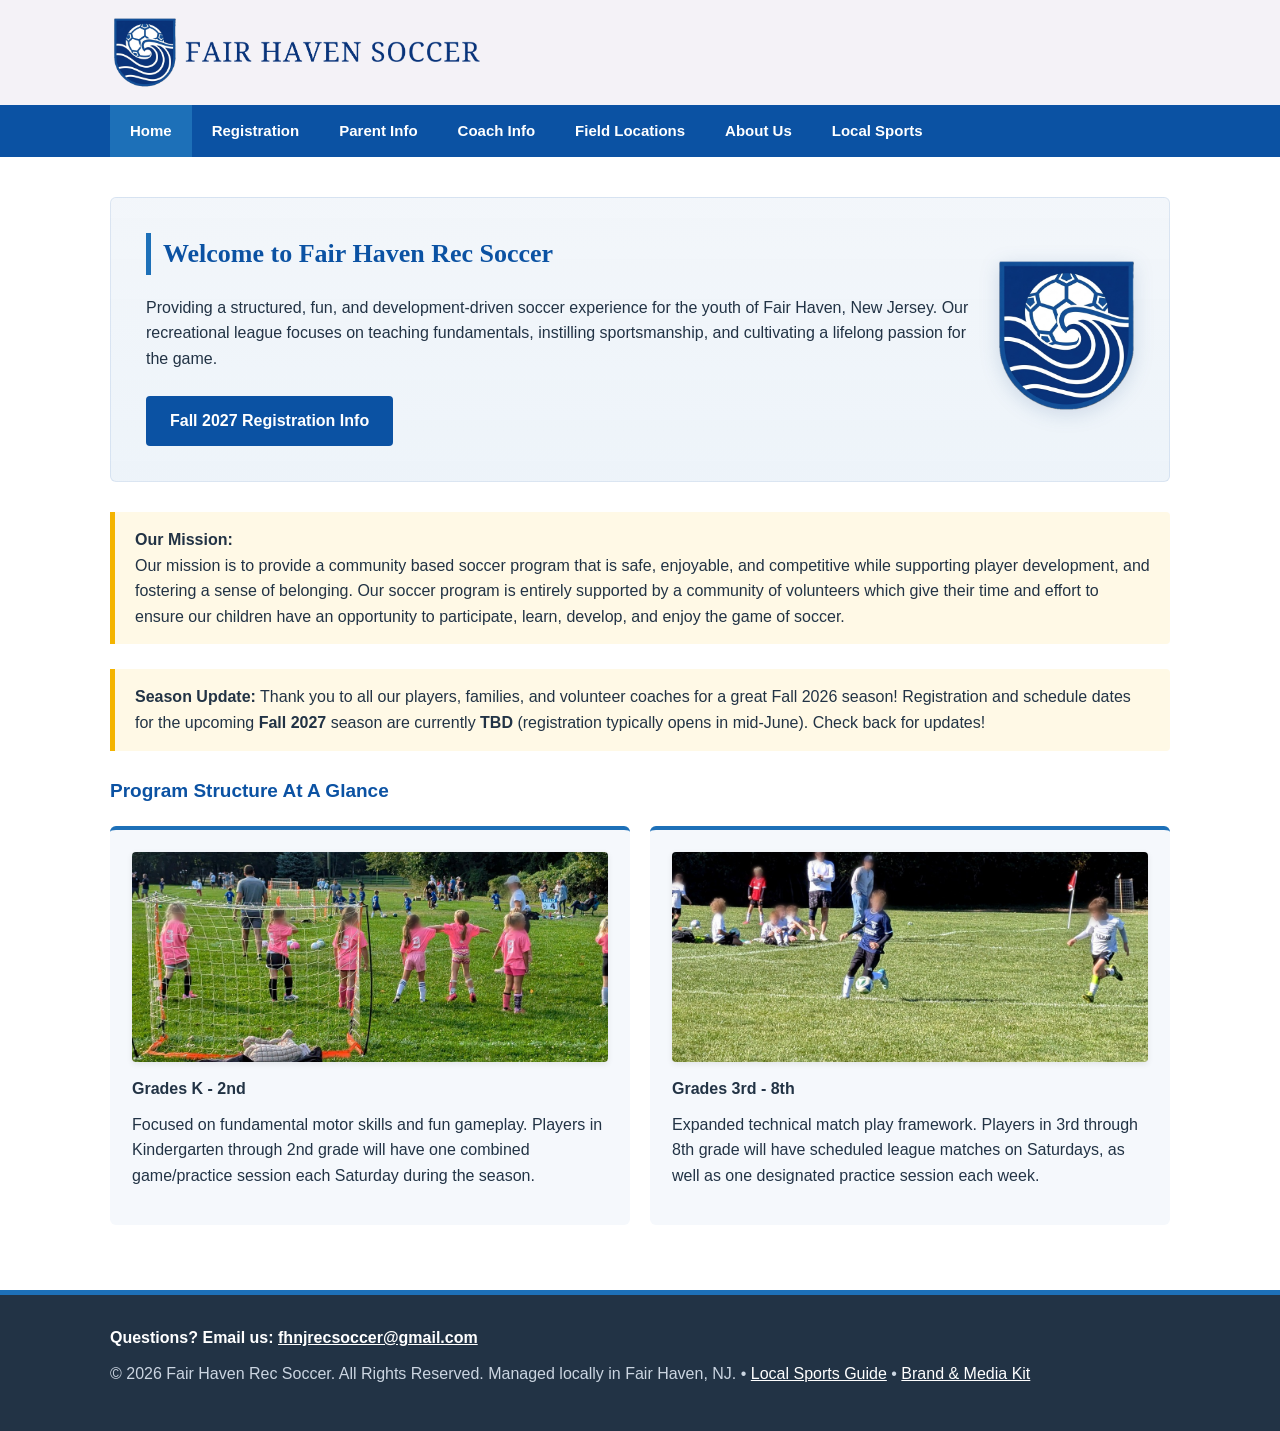
<file: index.html>
<!DOCTYPE html>
<html lang="en">
<head>
    <script async src="https://www.googletagmanager.com/gtm.js?id=GTM-N6XG39QD"></script>
    <script>
      window.dataLayer = window.dataLayer || [];
      function gtag(){dataLayer.push(arguments);}
      gtag('js', new Date());
    </script>
    <meta charset="UTF-8">
    <meta name="viewport" content="width=device-width, initial-scale=1.0">
    <title>Fair Haven Rec Soccer</title>
    <link rel="stylesheet" href="style.css?v=3">
</head>
<body>

    <header>
        <div class="container">
            <div class="header-layout">
                <div class="brand-wrapper">
                    <img src="images/fhsoccer2.png?v=2" alt="Fair Haven Soccer" class="brand-banner" onerror="this.style.display='none'; document.getElementById('fallback-title').style.display='block';">
                    <div id="fallback-title" class="brand-fallback" style="display:none;">
                        <h1>Fair Haven Soccer</h1>
                    </div>
                </div>
            </div>
        </div>
    </header>

    <!-- SHARED NAVIGATION PLACEHOLDER -->
    <nav id="main-nav"></nav>
    <script src="navigation.js?v=3"></script>

    <main>
        <div class="container">
            <div class="hero-section">
                <div class="hero-layout">
                    <div class="hero-text">
                        <h2>Welcome to Fair Haven Rec Soccer</h2>
                        <p>Providing a structured, fun, and development-driven soccer experience for the youth of Fair Haven, New Jersey. Our recreational league focuses on teaching fundamentals, instilling sportsmanship, and cultivating a lifelong passion for the game.</p>
                        <a href="registration.html" class="btn">Fall 2027 Registration Info</a>
                        <!-- <a href="https://register.teamsnap.com/form/vP1H30RSs3Ck69nMF1iS0" target="_blank" class="btn">Register For Fall 2026</a> -->
                    </div>
                    <div class="hero-logo-cell">
                        <img src="images/fhsoccer_logoonly.png?v=2" alt="Fair Haven Crest Logo" class="hero-logo">
                    </div>
                </div>
            </div>

            <div class="alert-box">
                <strong>Our Mission:</strong><br>
                Our mission is to provide a community based soccer program that is safe, enjoyable, and competitive while supporting player development, and fostering a sense of belonging. Our soccer program is entirely supported by a community of volunteers which give their time and effort to ensure our children have an opportunity to participate, learn, develop, and enjoy the game of soccer.
            </div>

            <div class="alert-box" style="background-color: #fff9e6; border-left: 5px solid #f4b400;">
                <strong>Season Update:</strong> Thank you to all our players, families, and volunteer coaches for a great Fall 2026 season! Registration and schedule dates for the upcoming <strong>Fall 2027</strong> season are currently <strong>TBD</strong> (registration typically opens in mid-June). Check back for updates!
            </div>

            <h3>Program Structure At A Glance</h3>
            <div class="card-grid">
                <div class="card">
                    <img src="images/k2-session.jpg" alt="Grades K-2 Saturday session at Fair Haven Fields" class="card-photo" loading="lazy">
                    <h4>Grades K - 2nd</h4>
                    <p style="margin-top:10px;">Focused on fundamental motor skills and fun gameplay. Players in Kindergarten through 2nd grade will have one combined game/practice session each Saturday during the season.</p>
                </div>
                <div class="card">
                    <img src="images/grades-3-8-match.jpg" alt="Grades 3-8 league match action at Fair Haven Fields" class="card-photo" loading="lazy">
                    <h4>Grades 3rd - 8th</h4>
                    <p style="margin-top:10px;">Expanded technical match play framework. Players in 3rd through 8th grade will have scheduled league matches on Saturdays, as well as one designated practice session each week.</p>
                </div>
            </div>
        </div>
    </main>

    <footer>
        <div class="container">
            <p class="footer-contact">Questions? Email us: <a href="mailto:fhnjrecsoccer@gmail.com">fhnjrecsoccer@gmail.com</a></p>
            <p>&copy; 2026 Fair Haven Rec Soccer. All Rights Reserved. Managed locally in Fair Haven, NJ. &bull; <a href="local-sports.html">Local Sports Guide</a> &bull; <a href="brand.html">Brand &amp; Media Kit</a></p>
        </div>
    </footer>

</body>
</html>
</file>
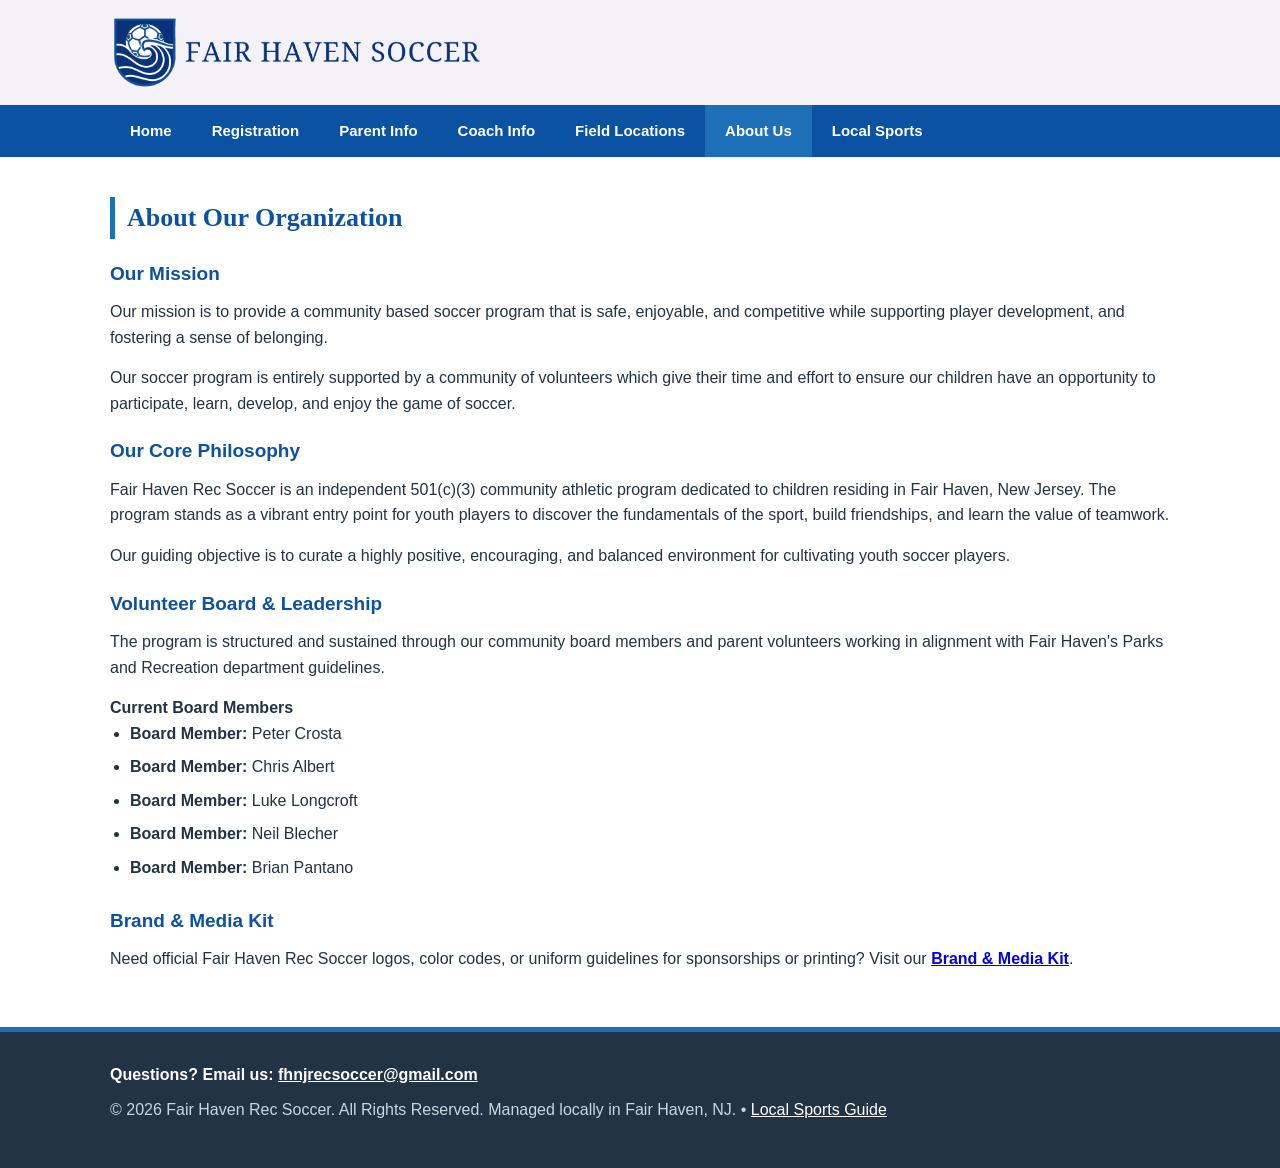
<file: about.html>
<!DOCTYPE html>
<html lang="en">
<head>
    <script async src="https://www.googletagmanager.com/gtm.js?id=GTM-N6XG39QD"></script>
    <script>
      window.dataLayer = window.dataLayer || [];
      function gtag(){dataLayer.push(arguments);}
      gtag('js', new Date());
    </script>
    <meta charset="UTF-8">
    <meta name="viewport" content="width=device-width, initial-scale=1.0">
    <title>About Us - Fair Haven Rec Soccer</title>
    <link rel="stylesheet" href="style.css?v=3">
</head>
<body>

    <header>
        <div class="container">
            <div class="header-layout">
                <div class="brand-wrapper">
                    <img src="images/fhsoccer2.png?v=2" alt="Fair Haven Soccer" class="brand-banner" onerror="this.style.display='none'; document.getElementById('fallback-title').style.display='block';">
                    <div id="fallback-title" class="brand-fallback" style="display:none;">
                        <h1>Fair Haven Soccer</h1>
                    </div>
                </div>
            </div>
        </div>
    </header>

    <!-- SHARED NAVIGATION PLACEHOLDER -->
    <nav id="main-nav"></nav>
    <script src="navigation.js?v=3"></script>

    <main>
        <div class="container">
            <h2>About Our Organization</h2>
            
            <h3>Our Mission</h3>
            <p>Our mission is to provide a community based soccer program that is safe, enjoyable, and competitive while supporting player development, and fostering a sense of belonging.</p>
            <p>Our soccer program is entirely supported by a community of volunteers which give their time and effort to ensure our children have an opportunity to participate, learn, develop, and enjoy the game of soccer.</p>
            
            <h3>Our Core Philosophy</h3>
            <p>Fair Haven Rec Soccer is an independent 501(c)(3) community athletic program dedicated to children residing in Fair Haven, New Jersey. The program stands as a vibrant entry point for youth players to discover the fundamentals of the sport, build friendships, and learn the value of teamwork.</p>
            <p>Our guiding objective is to curate a highly positive, encouraging, and balanced environment for cultivating youth soccer players.</p>

            <h3>Volunteer Board & Leadership</h3>
            <p>The program is structured and sustained through our community board members and parent volunteers working in alignment with Fair Haven's Parks and Recreation department guidelines.</p>
            <h4>Current Board Members</h4>
            <ul class="content-list">
                <li><strong>Board Member:</strong> Peter Crosta</li>
                <li><strong>Board Member:</strong> Chris Albert</li>
                <li><strong>Board Member:</strong> Luke Longcroft</li>
                <li><strong>Board Member:</strong> Neil Blecher</li>
                <li><strong>Board Member:</strong> Brian Pantano</li>
            </ul>

            <h3>Brand &amp; Media Kit</h3>
            <p>Need official Fair Haven Rec Soccer logos, color codes, or uniform guidelines for sponsorships or printing? Visit our <a href="brand.html"><strong>Brand &amp; Media Kit</strong></a>.</p>
        </div>
    </main>

    <footer>
        <div class="container">
            <p class="footer-contact">Questions? Email us: <a href="mailto:fhnjrecsoccer@gmail.com">fhnjrecsoccer@gmail.com</a></p>
            <p>&copy; 2026 Fair Haven Rec Soccer. All Rights Reserved. Managed locally in Fair Haven, NJ. &bull; <a href="local-sports.html">Local Sports Guide</a></p>
        </div>
    </footer>

</body>
</html>
</file>
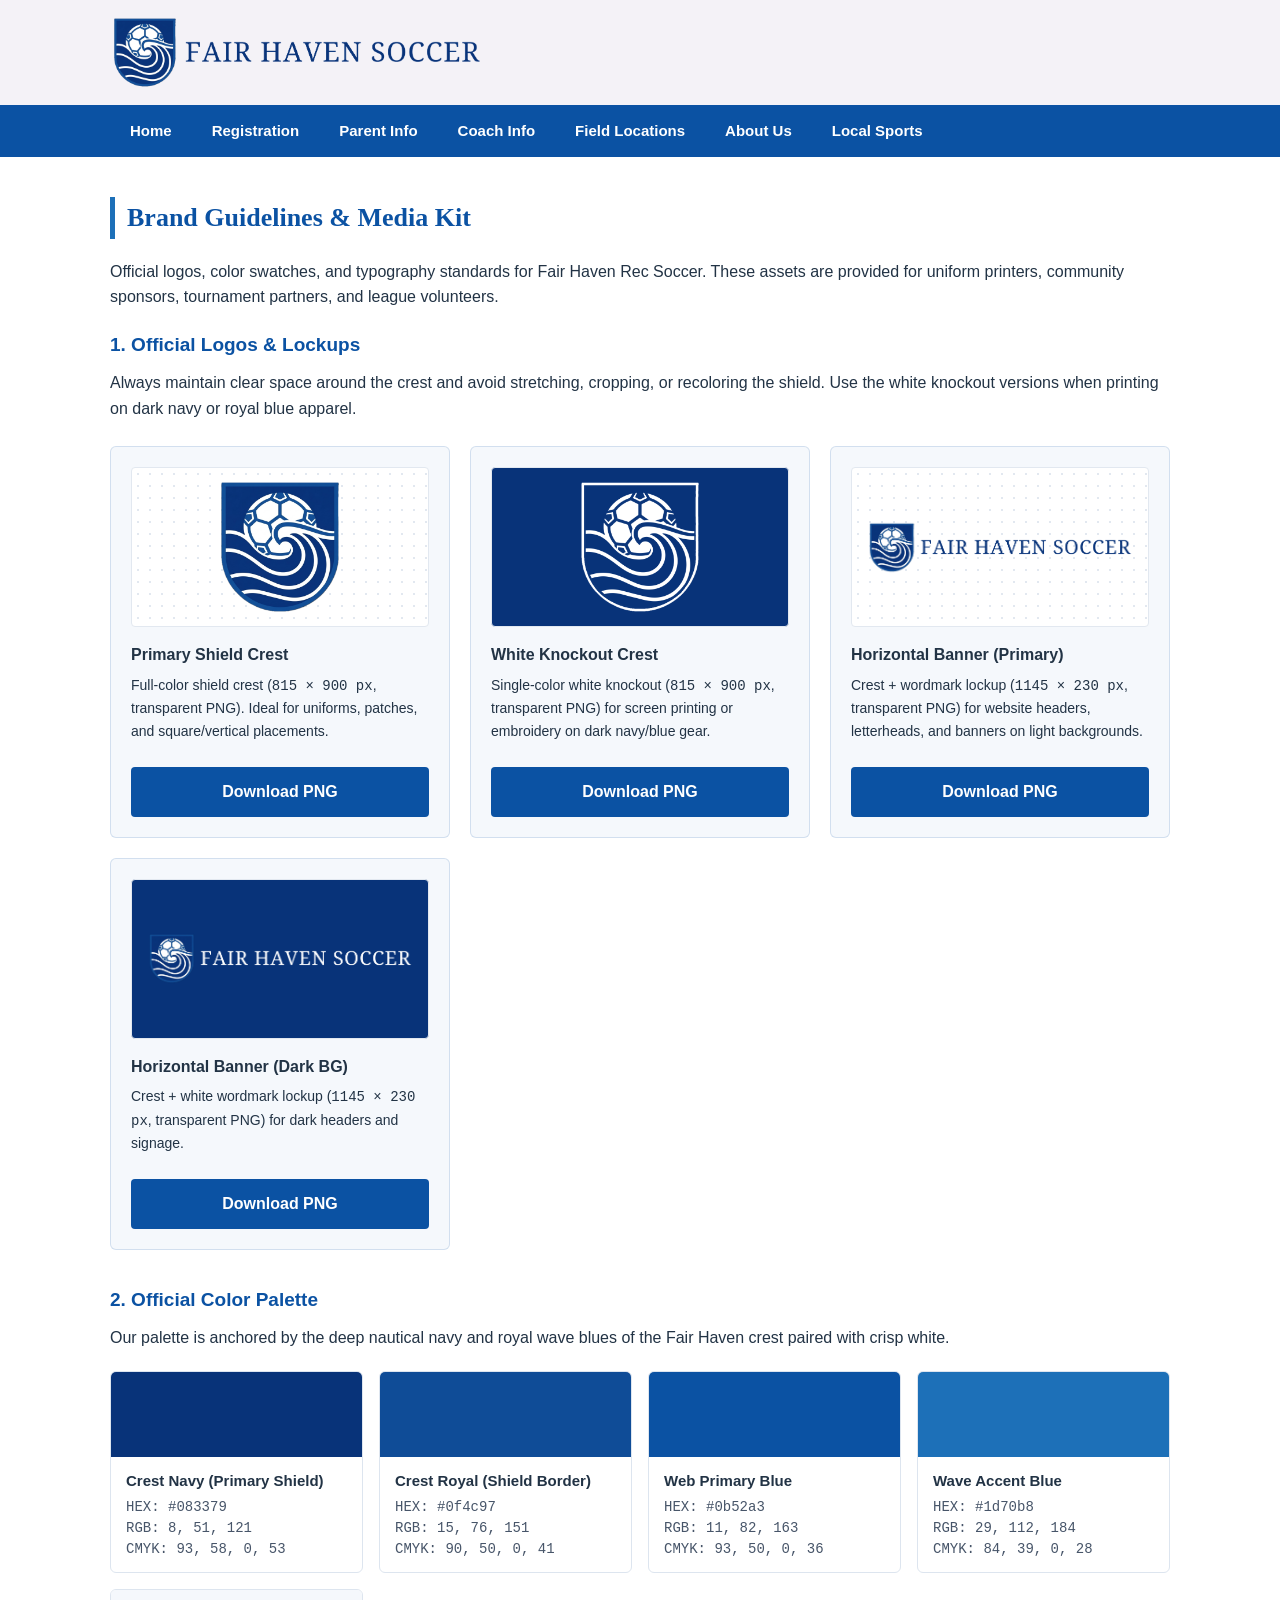
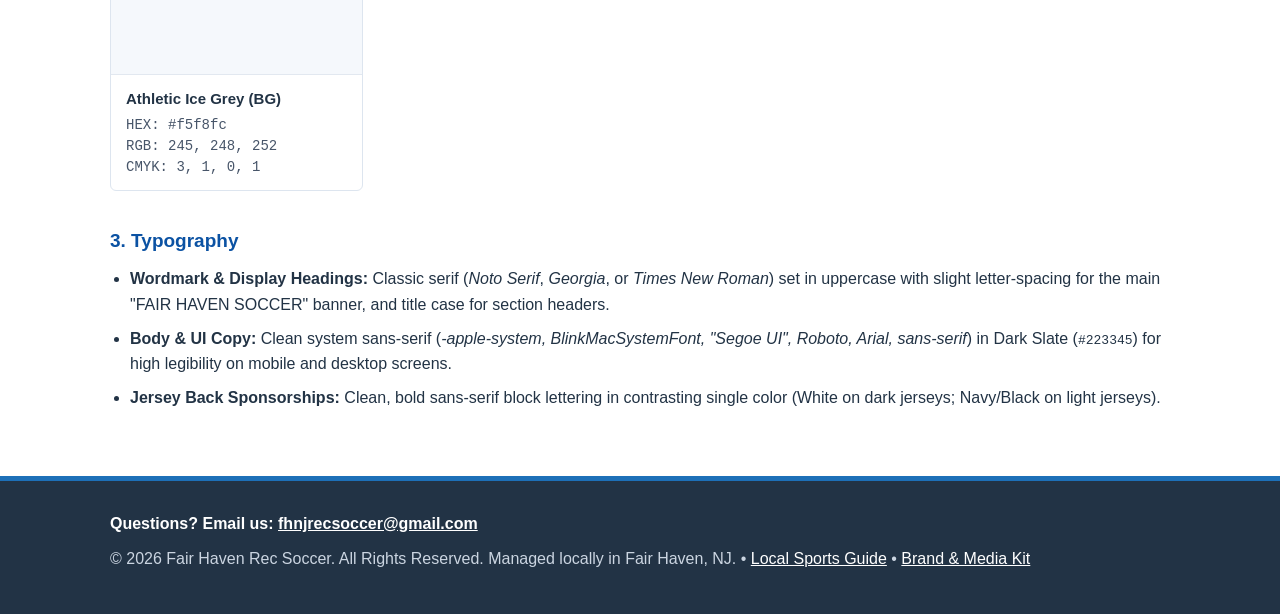
<file: brand.html>
<!DOCTYPE html>
<html lang="en">
<head>
    <script async src="https://www.googletagmanager.com/gtm.js?id=GTM-N6XG39QD"></script>
    <script>
      window.dataLayer = window.dataLayer || [];
      function gtag(){dataLayer.push(arguments);}
      gtag('js', new Date());
    </script>
    <meta charset="UTF-8">
    <meta name="viewport" content="width=device-width, initial-scale=1.0">
    <title>Brand & Media Kit - Fair Haven Rec Soccer</title>
    <link rel="stylesheet" href="style.css?v=3">
    <style>
        .brand-grid {
            display: grid;
            grid-template-columns: repeat(auto-fit, minmax(260px, 1fr));
            gap: 20px;
            margin: 25px 0 35px 0;
        }
        .asset-card {
            background: var(--light-bg);
            border: 1px solid rgba(11, 82, 163, 0.15);
            border-radius: 6px;
            padding: 20px;
            display: flex;
            flex-direction: column;
            justify-content: space-between;
        }
        .asset-preview {
            height: 160px;
            display: flex;
            align-items: center;
            justify-content: center;
            border-radius: 4px;
            padding: 15px;
            margin-bottom: 15px;
            border: 1px solid #e2e8f0;
        }
        .asset-preview.light-checker {
            background-color: #ffffff;
            background-image: radial-gradient(#e2e8f0 1px, transparent 1px);
            background-size: 12px 12px;
        }
        .asset-preview.dark-bg {
            background-color: #083379;
        }
        .asset-preview img {
            max-width: 100%;
            max-height: 130px;
            height: auto;
        }
        .swatch-grid {
            display: grid;
            grid-template-columns: repeat(auto-fit, minmax(200px, 1fr));
            gap: 16px;
            margin: 20px 0 35px 0;
        }
        .swatch-card {
            border: 1px solid #dde5ef;
            border-radius: 6px;
            overflow: hidden;
            background: #fff;
        }
        .swatch-color {
            height: 85px;
        }
        .swatch-info {
            padding: 12px 15px;
            font-size: 14px;
        }
        .swatch-info strong {
            display: block;
            font-size: 15px;
            margin-bottom: 4px;
            color: var(--dark-text);
        }
        .swatch-info code {
            display: block;
            font-family: monospace;
            color: #475569;
            line-height: 1.5;
        }
    </style>
</head>
<body>

    <header>
        <div class="container">
            <div class="header-layout">
                <div class="brand-wrapper">
                    <img src="images/fhsoccer2.png?v=2" alt="Fair Haven Soccer" class="brand-banner" onerror="this.style.display='none'; document.getElementById('fallback-title').style.display='block';">
                    <div id="fallback-title" class="brand-fallback" style="display:none;">
                        <h1>Fair Haven Soccer</h1>
                    </div>
                </div>
            </div>
        </div>
    </header>

    <!-- SHARED NAVIGATION PLACEHOLDER -->
    <nav id="main-nav"></nav>
    <script src="navigation.js?v=3"></script>

    <main>
        <div class="container">
            <h2>Brand Guidelines &amp; Media Kit</h2>
            <p>Official logos, color swatches, and typography standards for Fair Haven Rec Soccer. These assets are provided for uniform printers, community sponsors, tournament partners, and league volunteers.</p>

            <h3>1. Official Logos &amp; Lockups</h3>
            <p>Always maintain clear space around the crest and avoid stretching, cropping, or recoloring the shield. Use the white knockout versions when printing on dark navy or royal blue apparel.</p>

            <div class="brand-grid">
                <div class="asset-card">
                    <div>
                        <div class="asset-preview light-checker">
                            <img src="images/fhsoccer_logoonly.png?v=2" alt="Primary Crest Logo">
                        </div>
                        <h4>Primary Shield Crest</h4>
                        <p style="font-size: 14px; margin-top: 6px;">Full-color shield crest (<code>815 &times; 900 px</code>, transparent PNG). Ideal for uniforms, patches, and square/vertical placements.</p>
                    </div>
                    <a href="images/fhsoccer_logoonly.png" download="FH-Soccer-Crest-Color.png" class="btn" style="text-align: center;">Download PNG</a>
                </div>

                <div class="asset-card">
                    <div>
                        <div class="asset-preview dark-bg">
                            <img src="images/fhsoccer_crest_white.png" alt="White Knockout Crest Logo">
                        </div>
                        <h4>White Knockout Crest</h4>
                        <p style="font-size: 14px; margin-top: 6px;">Single-color white knockout (<code>815 &times; 900 px</code>, transparent PNG) for screen printing or embroidery on dark navy/blue gear.</p>
                    </div>
                    <a href="images/fhsoccer_crest_white.png" download="FH-Soccer-Crest-White.png" class="btn" style="text-align: center;">Download PNG</a>
                </div>

                <div class="asset-card">
                    <div>
                        <div class="asset-preview light-checker">
                            <img src="images/fhsoccer2.png?v=2" alt="Horizontal Banner Logo">
                        </div>
                        <h4>Horizontal Banner (Primary)</h4>
                        <p style="font-size: 14px; margin-top: 6px;">Crest + wordmark lockup (<code>1145 &times; 230 px</code>, transparent PNG) for website headers, letterheads, and banners on light backgrounds.</p>
                    </div>
                    <a href="images/fhsoccer2.png" download="FH-Soccer-Banner-Color.png" class="btn" style="text-align: center;">Download PNG</a>
                </div>

                <div class="asset-card">
                    <div>
                        <div class="asset-preview dark-bg">
                            <img src="images/fhsoccer_banner_white.png" alt="Horizontal Banner White">
                        </div>
                        <h4>Horizontal Banner (Dark BG)</h4>
                        <p style="font-size: 14px; margin-top: 6px;">Crest + white wordmark lockup (<code>1145 &times; 230 px</code>, transparent PNG) for dark headers and signage.</p>
                    </div>
                    <a href="images/fhsoccer_banner_white.png" download="FH-Soccer-Banner-White.png" class="btn" style="text-align: center;">Download PNG</a>
                </div>
            </div>

            <h3>2. Official Color Palette</h3>
            <p>Our palette is anchored by the deep nautical navy and royal wave blues of the Fair Haven crest paired with crisp white.</p>

            <div class="swatch-grid">
                <div class="swatch-card">
                    <div class="swatch-color" style="background-color: #083379;"></div>
                    <div class="swatch-info">
                        <strong>Crest Navy (Primary Shield)</strong>
                        <code>HEX: #083379</code>
                        <code>RGB: 8, 51, 121</code>
                        <code>CMYK: 93, 58, 0, 53</code>
                    </div>
                </div>

                <div class="swatch-card">
                    <div class="swatch-color" style="background-color: #0f4c97;"></div>
                    <div class="swatch-info">
                        <strong>Crest Royal (Shield Border)</strong>
                        <code>HEX: #0f4c97</code>
                        <code>RGB: 15, 76, 151</code>
                        <code>CMYK: 90, 50, 0, 41</code>
                    </div>
                </div>

                <div class="swatch-card">
                    <div class="swatch-color" style="background-color: #0b52a3;"></div>
                    <div class="swatch-info">
                        <strong>Web Primary Blue</strong>
                        <code>HEX: #0b52a3</code>
                        <code>RGB: 11, 82, 163</code>
                        <code>CMYK: 93, 50, 0, 36</code>
                    </div>
                </div>

                <div class="swatch-card">
                    <div class="swatch-color" style="background-color: #1d70b8;"></div>
                    <div class="swatch-info">
                        <strong>Wave Accent Blue</strong>
                        <code>HEX: #1d70b8</code>
                        <code>RGB: 29, 112, 184</code>
                        <code>CMYK: 84, 39, 0, 28</code>
                    </div>
                </div>

                <div class="swatch-card">
                    <div class="swatch-color" style="background-color: #f5f8fc; border-bottom: 1px solid #e2e8f0;"></div>
                    <div class="swatch-info">
                        <strong>Athletic Ice Grey (BG)</strong>
                        <code>HEX: #f5f8fc</code>
                        <code>RGB: 245, 248, 252</code>
                        <code>CMYK: 3, 1, 0, 1</code>
                    </div>
                </div>
            </div>

            <h3>3. Typography</h3>
            <ul class="content-list">
                <li><strong>Wordmark &amp; Display Headings:</strong> Classic serif (<em>Noto Serif</em>, <em>Georgia</em>, or <em>Times New Roman</em>) set in uppercase with slight letter-spacing for the main "FAIR HAVEN SOCCER" banner, and title case for section headers.</li>
                <li><strong>Body &amp; UI Copy:</strong> Clean system sans-serif (<em>-apple-system, BlinkMacSystemFont, "Segoe UI", Roboto, Arial, sans-serif</em>) in Dark Slate (<code>#223345</code>) for high legibility on mobile and desktop screens.</li>
                <li><strong>Jersey Back Sponsorships:</strong> Clean, bold sans-serif block lettering in contrasting single color (White on dark jerseys; Navy/Black on light jerseys).</li>
            </ul>
        </div>
    </main>

    <footer>
        <div class="container">
            <p class="footer-contact">Questions? Email us: <a href="mailto:fhnjrecsoccer@gmail.com">fhnjrecsoccer@gmail.com</a></p>
            <p>&copy; 2026 Fair Haven Rec Soccer. All Rights Reserved. Managed locally in Fair Haven, NJ. &bull; <a href="local-sports.html">Local Sports Guide</a> &bull; <a href="brand.html">Brand &amp; Media Kit</a></p>
        </div>
    </footer>

</body>
</html>
</file>
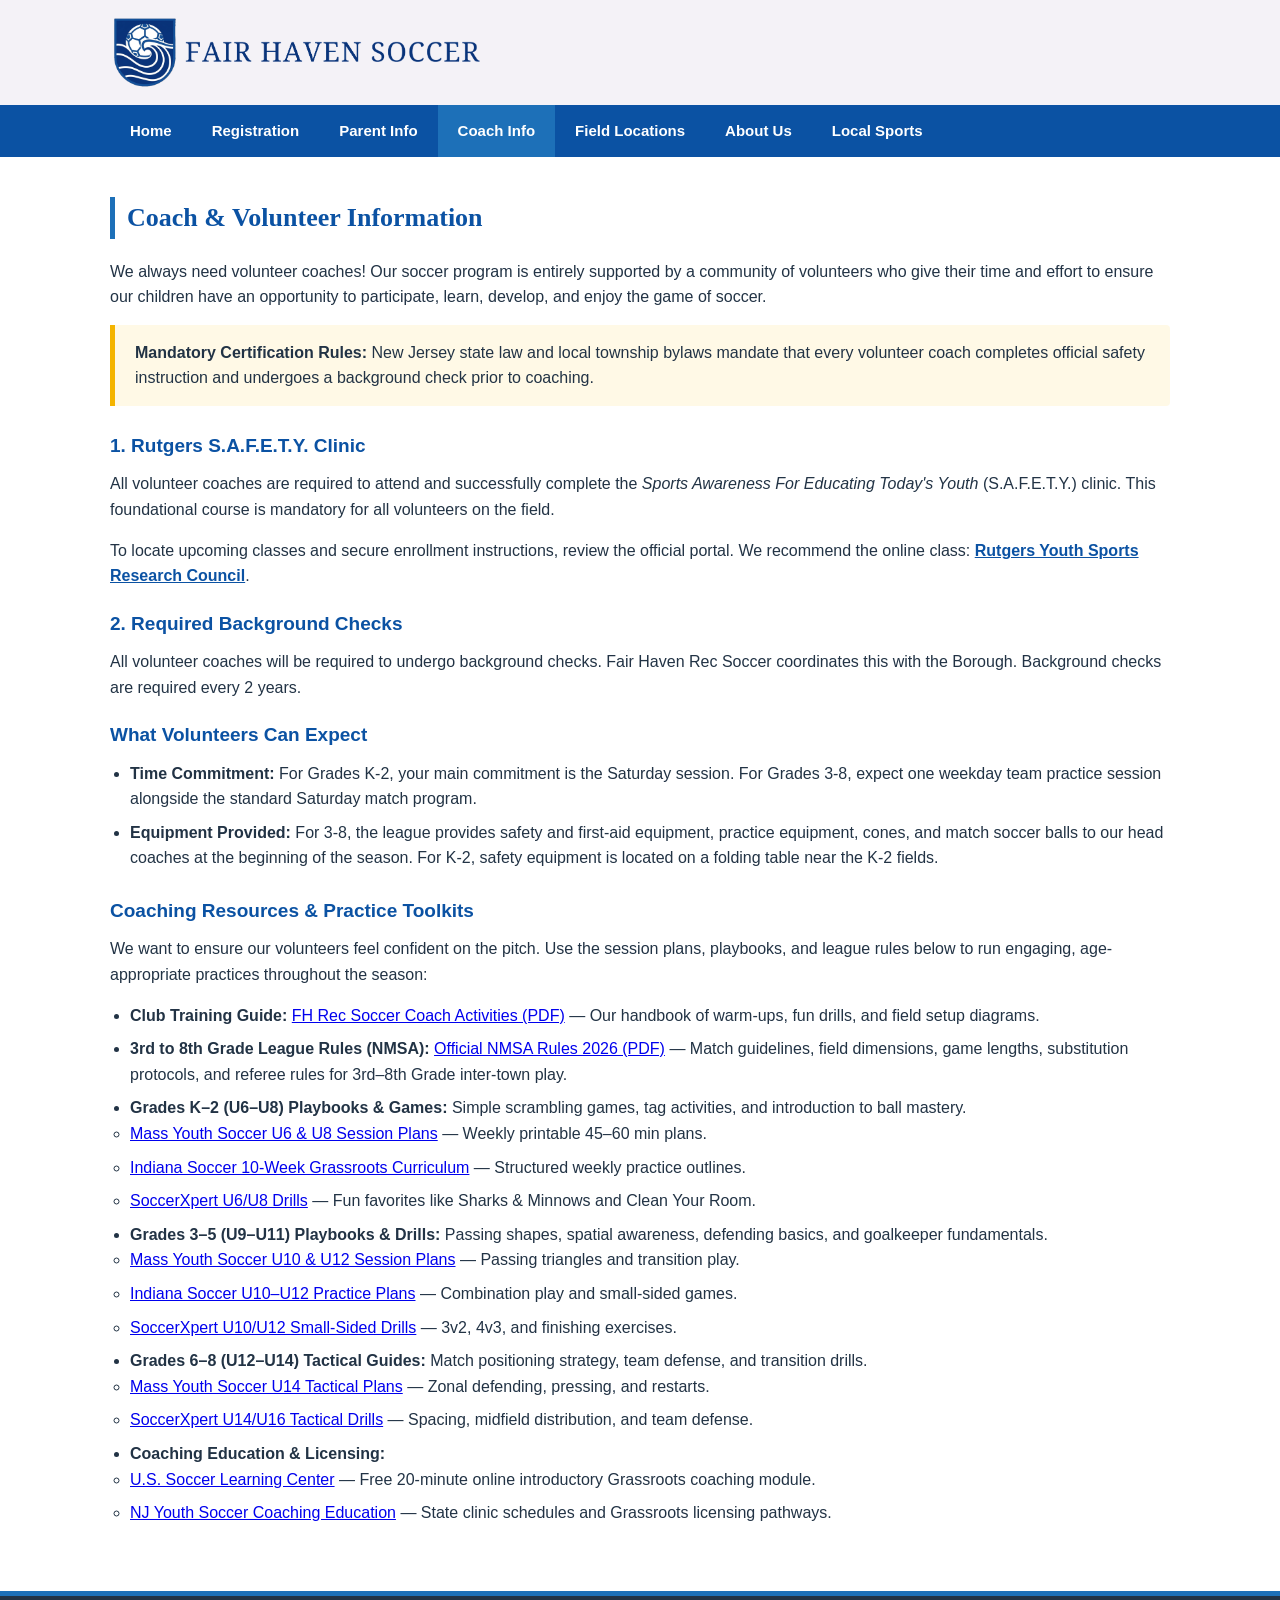
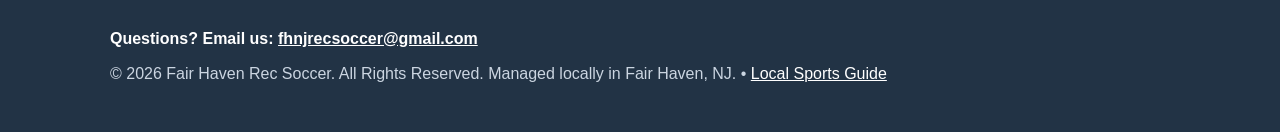
<file: coaching.html>
<!DOCTYPE html>
<html lang="en">
<head>
    <script async src="https://www.googletagmanager.com/gtm.js?id=GTM-N6XG39QD"></script>
    <script>
      window.dataLayer = window.dataLayer || [];
      function gtag(){dataLayer.push(arguments);}
      gtag('js', new Date());
    </script>
    <meta charset="UTF-8">
    <meta name="viewport" content="width=device-width, initial-scale=1.0">
    <title>Coach Info - Fair Haven Rec Soccer</title>
    <link rel="stylesheet" href="style.css?v=3">
</head>
<body>

    <header>
        <div class="container">
            <div class="header-layout">
                <div class="brand-wrapper">
                    <img src="images/fhsoccer2.png?v=2" alt="Fair Haven Soccer" class="brand-banner" onerror="this.style.display='none'; document.getElementById('fallback-title').style.display='block';">
                    <div id="fallback-title" class="brand-fallback" style="display:none;">
                        <h1>Fair Haven Soccer</h1>
                    </div>
                </div>
            </div>
        </div>
    </header>

    <!-- SHARED NAVIGATION PLACEHOLDER -->
    <nav id="main-nav"></nav>
    <script src="navigation.js?v=3"></script>

    <main>
        <div class="container">
            <h2>Coach & Volunteer Information</h2>
            
            <p>We always need volunteer coaches! Our soccer program is entirely supported by a community of volunteers who give their time and effort to ensure our children have an opportunity to participate, learn, develop, and enjoy the game of soccer.</p>

            <div class="alert-box">
                <strong>Mandatory Certification Rules:</strong> New Jersey state law and local township bylaws mandate that every volunteer coach completes official safety instruction and undergoes a background check prior to coaching.
            </div>

            <h3>1. Rutgers S.A.F.E.T.Y. Clinic</h3>
            <p>All volunteer coaches are required to attend and successfully complete the <em>Sports Awareness For Educating Today's Youth</em> (S.A.F.E.T.Y.) clinic. This foundational course is mandatory for all volunteers on the field.</p>
            <p>To locate upcoming classes and secure enrollment instructions, review the official portal. We recommend the online class: <a href="https://youthsports.rutgers.edu/safety-clinic-course/" target="_blank" style="color:var(--primary-blue); font-weight:bold;">Rutgers Youth Sports Research Council</a>.</p>

            <h3>2. Required Background Checks</h3>
            <p>All volunteer coaches will be required to undergo background checks. Fair Haven Rec Soccer coordinates this with the Borough. Background checks are required every 2 years.</p>

            <h3>What Volunteers Can Expect</h3>
            <ul class="content-list">
                <li><strong>Time Commitment:</strong> For Grades K-2, your main commitment is the Saturday session. For Grades 3-8, expect one weekday team practice session alongside the standard Saturday match program.</li>
                <li><strong>Equipment Provided:</strong> For 3-8, the league provides safety and first-aid equipment, practice equipment, cones, and match soccer balls to our head coaches at the beginning of the season. For K-2, safety equipment is located on a folding table near the K-2 fields.</li>
            </ul>

            <h3>Coaching Resources & Practice Toolkits</h3>
            <p>We want to ensure our volunteers feel confident on the pitch. Use the session plans, playbooks, and league rules below to run engaging, age-appropriate practices throughout the season:</p>

            <ul class="content-list">
                <li>
                    <strong>Club Training Guide:</strong> 
                    <a href="https://drive.google.com/file/d/1nW7bhJNCJf5ueJHXIpQfj95KIu9CT0tM/view?usp=drive_link" target="_blank">FH Rec Soccer Coach Activities (PDF)</a> 
                    — Our handbook of warm-ups, fun drills, and field setup diagrams.
                </li>
                <li>
                    <strong>3rd to 8th Grade League Rules (NMSA):</strong> 
                    <a href="https://drive.google.com/file/d/1l015czogLj-wY34Kvi65XVof9CzT7p66/view?usp=drive_link" target="_blank">Official NMSA Rules 2026 (PDF)</a> 
                    — Match guidelines, field dimensions, game lengths, substitution protocols, and referee rules for 3rd–8th Grade inter-town play.
                </li>
                <li>
                    <strong>Grades K–2 (U6–U8) Playbooks & Games:</strong> Simple scrambling games, tag activities, and introduction to ball mastery.
                    <ul>
                        <li><a href="https://mayouthsoccer.org/coaches/session-plans/" target="_blank">Mass Youth Soccer U6 & U8 Session Plans</a> — Weekly printable 45–60 min plans.</li>
                        <li><a href="https://www.soccerindiana.org/training-session-plans-2/" target="_blank">Indiana Soccer 10-Week Grassroots Curriculum</a> — Structured weekly practice outlines.</li>
                        <li><a href="https://soccerxpert.com/drills/u6-u8-soccer-drills" target="_blank">SoccerXpert U6/U8 Drills</a> — Fun favorites like Sharks & Minnows and Clean Your Room.</li>
                    </ul>
                </li>
                <li>
                    <strong>Grades 3–5 (U9–U11) Playbooks & Drills:</strong> Passing shapes, spatial awareness, defending basics, and goalkeeper fundamentals.
                    <ul>
                        <li><a href="https://mayouthsoccer.org/coaches/session-plans/" target="_blank">Mass Youth Soccer U10 & U12 Session Plans</a> — Passing triangles and transition play.</li>
                        <li><a href="https://www.soccerindiana.org/training-session-plans-2/" target="_blank">Indiana Soccer U10–U12 Practice Plans</a> — Combination play and small-sided games.</li>
                        <li><a href="https://soccerxpert.com/drills/u10-u12-soccer-drills" target="_blank">SoccerXpert U10/U12 Small-Sided Drills</a> — 3v2, 4v3, and finishing exercises.</li>
                    </ul>
                </li>
                <li>
                    <strong>Grades 6–8 (U12–U14) Tactical Guides:</strong> Match positioning strategy, team defense, and transition drills.
                    <ul>
                        <li><a href="https://mayouthsoccer.org/coaches/session-plans/" target="_blank">Mass Youth Soccer U14 Tactical Plans</a> — Zonal defending, pressing, and restarts.</li>
                        <li><a href="https://soccerxpert.com/drills/u14-u16-soccer-drills" target="_blank">SoccerXpert U14/U16 Tactical Drills</a> — Spacing, midfield distribution, and team defense.</li>
                    </ul>
                </li>
                <li>
                    <strong>Coaching Education & Licensing:</strong>
                    <ul>
                        <li><a href="https://learning.ussoccer.com/coach" target="_blank">U.S. Soccer Learning Center</a> — Free 20-minute online introductory Grassroots coaching module.</li>
                        <li><a href="https://www.njyouthsoccer.com/" target="_blank">NJ Youth Soccer Coaching Education</a> — State clinic schedules and Grassroots licensing pathways.</li>
                    </ul>
                </li>
            </ul>
        </div>
    </main>

    <footer>
        <div class="container">
            <p class="footer-contact">Questions? Email us: <a href="mailto:fhnjrecsoccer@gmail.com">fhnjrecsoccer@gmail.com</a></p>
            <p>&copy; 2026 Fair Haven Rec Soccer. All Rights Reserved. Managed locally in Fair Haven, NJ. &bull; <a href="local-sports.html">Local Sports Guide</a></p>
        </div>
    </footer>

</body>
</html>
</file>
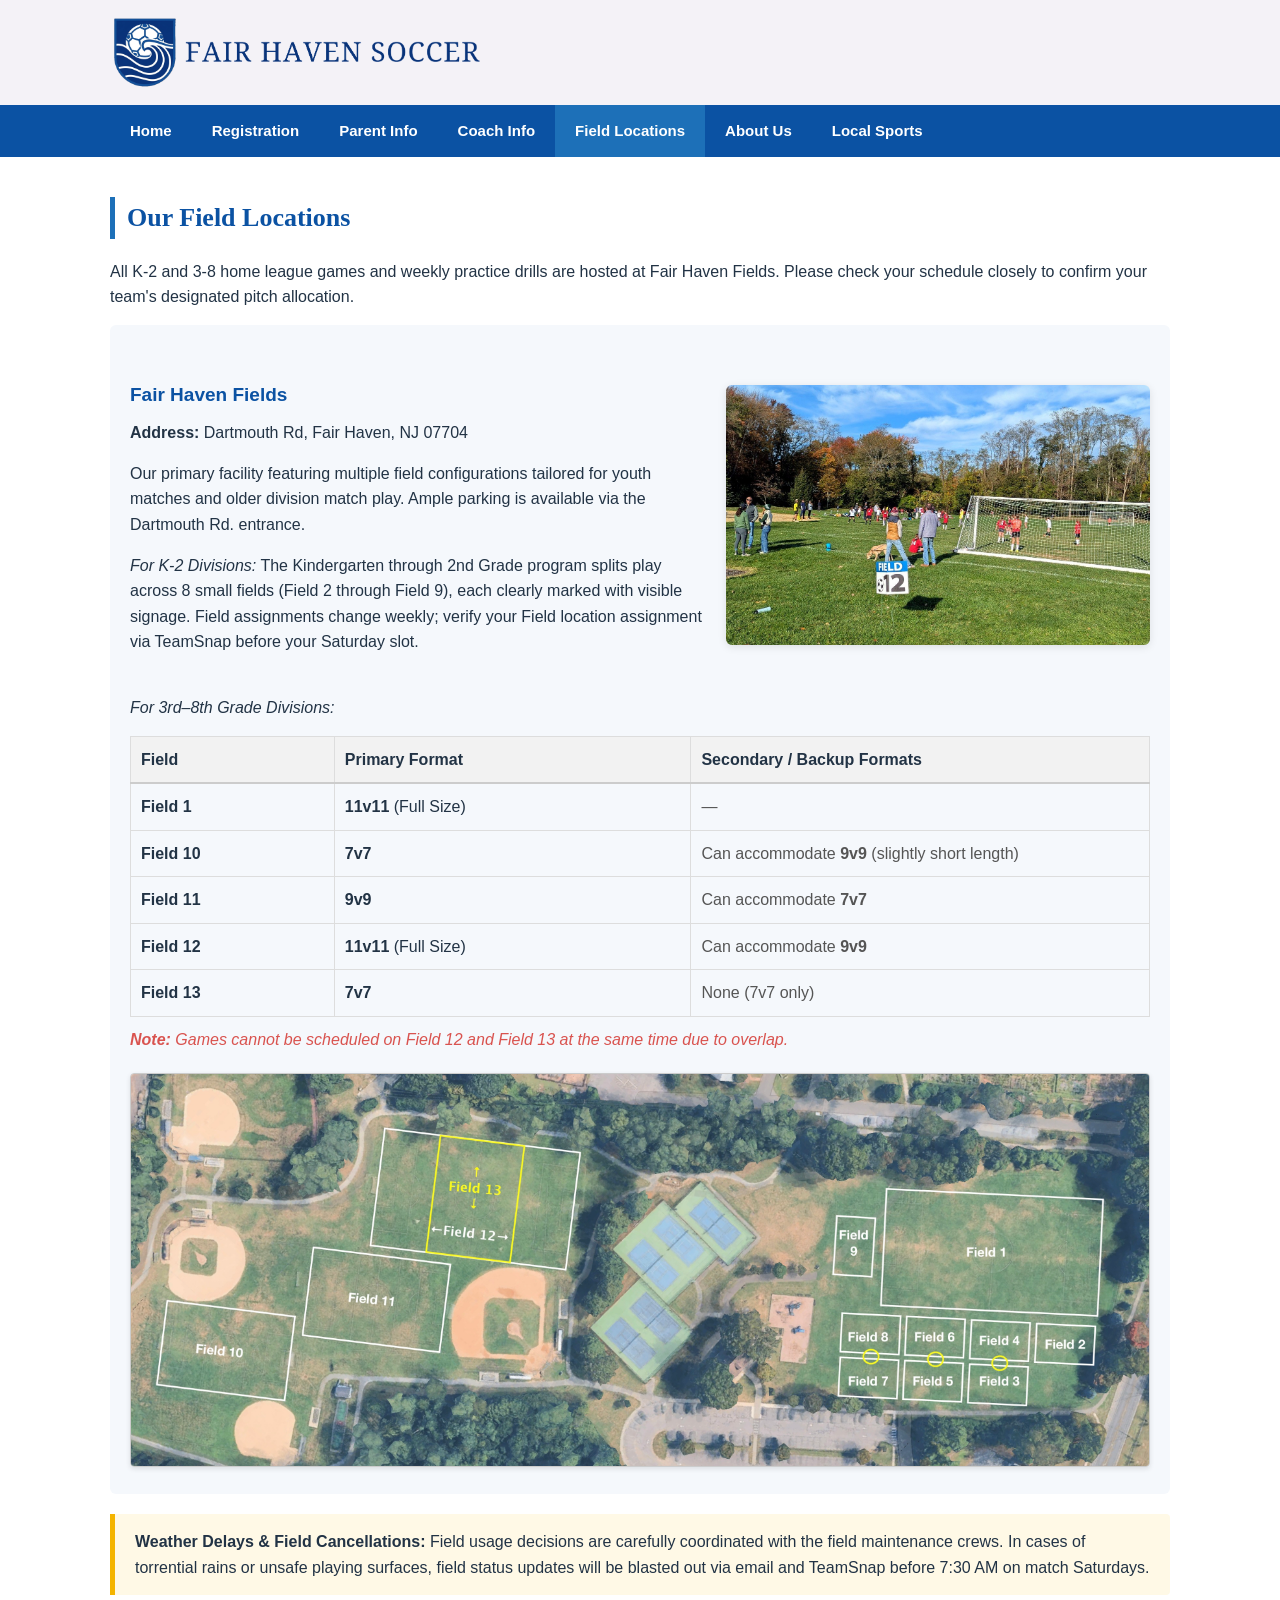
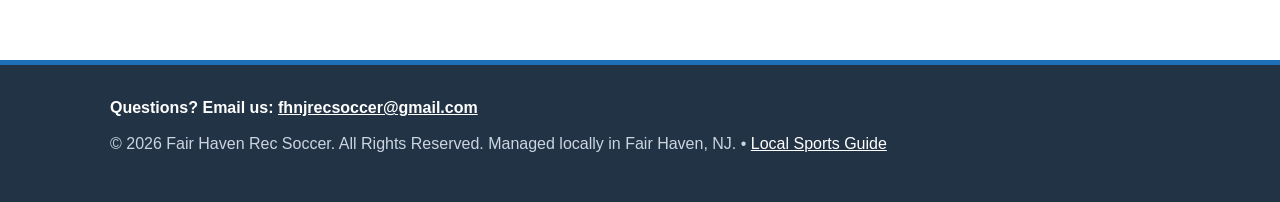
<file: fields.html>
<!DOCTYPE html>
<html lang="en">
<head>
    <script async src="https://www.googletagmanager.com/gtm.js?id=GTM-N6XG39QD"></script>
    <script>
      window.dataLayer = window.dataLayer || [];
      function gtag(){dataLayer.push(arguments);}
      gtag('js', new Date());
    </script>
    <meta charset="UTF-8">
    <meta name="viewport" content="width=device-width, initial-scale=1.0">
    <title>Field Locations - Fair Haven Rec Soccer</title>
    <link rel="stylesheet" href="style.css?v=3">
</head>
<body>

    <header>
        <div class="container">
            <div class="header-layout">
                <div class="brand-wrapper">
                    <img src="images/fhsoccer2.png?v=2" alt="Fair Haven Soccer" class="brand-banner" onerror="this.style.display='none'; document.getElementById('fallback-title').style.display='block';">
                    <div id="fallback-title" class="brand-fallback" style="display:none;">
                        <h1>Fair Haven Soccer</h1>
                    </div>
                </div>
            </div>
        </div>
    </header>

    <!-- SHARED NAVIGATION PLACEHOLDER -->
    <nav id="main-nav"></nav>
    <script src="navigation.js?v=3"></script>

    <main>
        <div class="container">
            <h2>Our Field Locations</h2>
            <p>All K-2 and 3-8 home league games and weekly practice drills are hosted at Fair Haven Fields. Please check your schedule closely to confirm your team's designated pitch allocation.</p>

            <div class="field-entry">
                <div class="inline-feature-split">
                    <div>
                        <h3>Fair Haven Fields</h3>
                        <p><strong>Address:</strong> Dartmouth Rd, Fair Haven, NJ 07704</p>
                        <p>Our primary facility featuring multiple field configurations tailored for youth matches and older division match play. Ample parking is available via the Dartmouth Rd. entrance.</p>
                        <p><em>For K-2 Divisions:</em> The Kindergarten through 2nd Grade program splits play across 8 small fields (Field 2 through Field 9), each clearly marked with visible signage. Field assignments change weekly; verify your Field location assignment via TeamSnap before your Saturday slot.</p>
                    </div>
                    <div>
                        <img src="images/fair-haven-fields-signage.jpg" alt="Fair Haven Fields numbered field signage and goal" class="inline-feature-photo" loading="lazy">
                    </div>
                </div>
                <p><em>For 3rd–8th Grade Divisions:</em></p>

<table style="width: 100%; border-collapse: collapse; text-align: left; font-family: inherit;">
  <thead>
    <tr style="background-color: #f2f2f2; border-bottom: 2px solid #ccc;">
      <th style="padding: 10px; border: 1px solid #ddd; width: 20%;">Field</th>
      <th style="padding: 10px; border: 1px solid #ddd; width: 35%;">Primary Format</th>
      <th style="padding: 10px; border: 1px solid #ddd; width: 45%;">Secondary / Backup Formats</th>
    </tr>
  </thead>
  <tbody>
    <tr>
      <td style="padding: 10px; border: 1px solid #ddd;"><strong>Field 1</strong></td>
      <td style="padding: 10px; border: 1px solid #ddd;"><strong>11v11</strong> (Full Size)</td>
      <td style="padding: 10px; border: 1px solid #ddd; color: #555;">—</td>
    </tr>
    <tr>
      <td style="padding: 10px; border: 1px solid #ddd;"><strong>Field 10</strong></td>
      <td style="padding: 10px; border: 1px solid #ddd;"><strong>7v7</strong></td>
      <td style="padding: 10px; border: 1px solid #ddd; color: #555;">Can accommodate <strong>9v9</strong> (slightly short length)</td>
    </tr>
    <tr>
      <td style="padding: 10px; border: 1px solid #ddd;"><strong>Field 11</strong></td>
      <td style="padding: 10px; border: 1px solid #ddd;"><strong>9v9</strong></td>
      <td style="padding: 10px; border: 1px solid #ddd; color: #555;">Can accommodate <strong>7v7</strong></td>
    </tr>
    <tr>
      <td style="padding: 10px; border: 1px solid #ddd;"><strong>Field 12</strong></td>
      <td style="padding: 10px; border: 1px solid #ddd;"><strong>11v11</strong> (Full Size)</td>
      <td style="padding: 10px; border: 1px solid #ddd; color: #555;">Can accommodate <strong>9v9</strong></td>
    </tr>
    <tr>
      <td style="padding: 10px; border: 1px solid #ddd;"><strong>Field 13</strong></td>
      <td style="padding: 10px; border: 1px solid #ddd;"><strong>7v7</strong></td>
      <td style="padding: 10px; border: 1px solid #ddd; color: #555;">None (7v7 only)</td>
    </tr>
  </tbody>
</table>

<p style="margin-top: 10px; font-style: italic; color: #d9534f;">
  <strong>Note:</strong> Games cannot be scheduled on Field 12 and Field 13 at the same time due to overlap.
</p>
                <!-- Field Map Image Layout -->
                <div style="margin-top: 20px; text-align: center;">
                    <img src="images/fhf-rectangles2.jpg" alt="Fair Haven Fields Layout Map" style="max-width: 100%; height: auto; border: 1px solid #ccc; border-radius: 4px; box-shadow: 0 2px 5px rgba(0,0,0,0.1);">
                </div>
            </div>

            <div class="alert-box">
                <strong>Weather Delays & Field Cancellations:</strong> Field usage decisions are carefully coordinated with the field maintenance crews. In cases of torrential rains or unsafe playing surfaces, field status updates will be blasted out via email and TeamSnap before 7:30 AM on match Saturdays.
            </div>
        </div>
    </main>

    <footer>
        <div class="container">
            <p class="footer-contact">Questions? Email us: <a href="mailto:fhnjrecsoccer@gmail.com">fhnjrecsoccer@gmail.com</a></p>
            <p>&copy; 2026 Fair Haven Rec Soccer. All Rights Reserved. Managed locally in Fair Haven, NJ. &bull; <a href="local-sports.html">Local Sports Guide</a></p>
        </div>
    </footer>

</body>
</html>
</file>
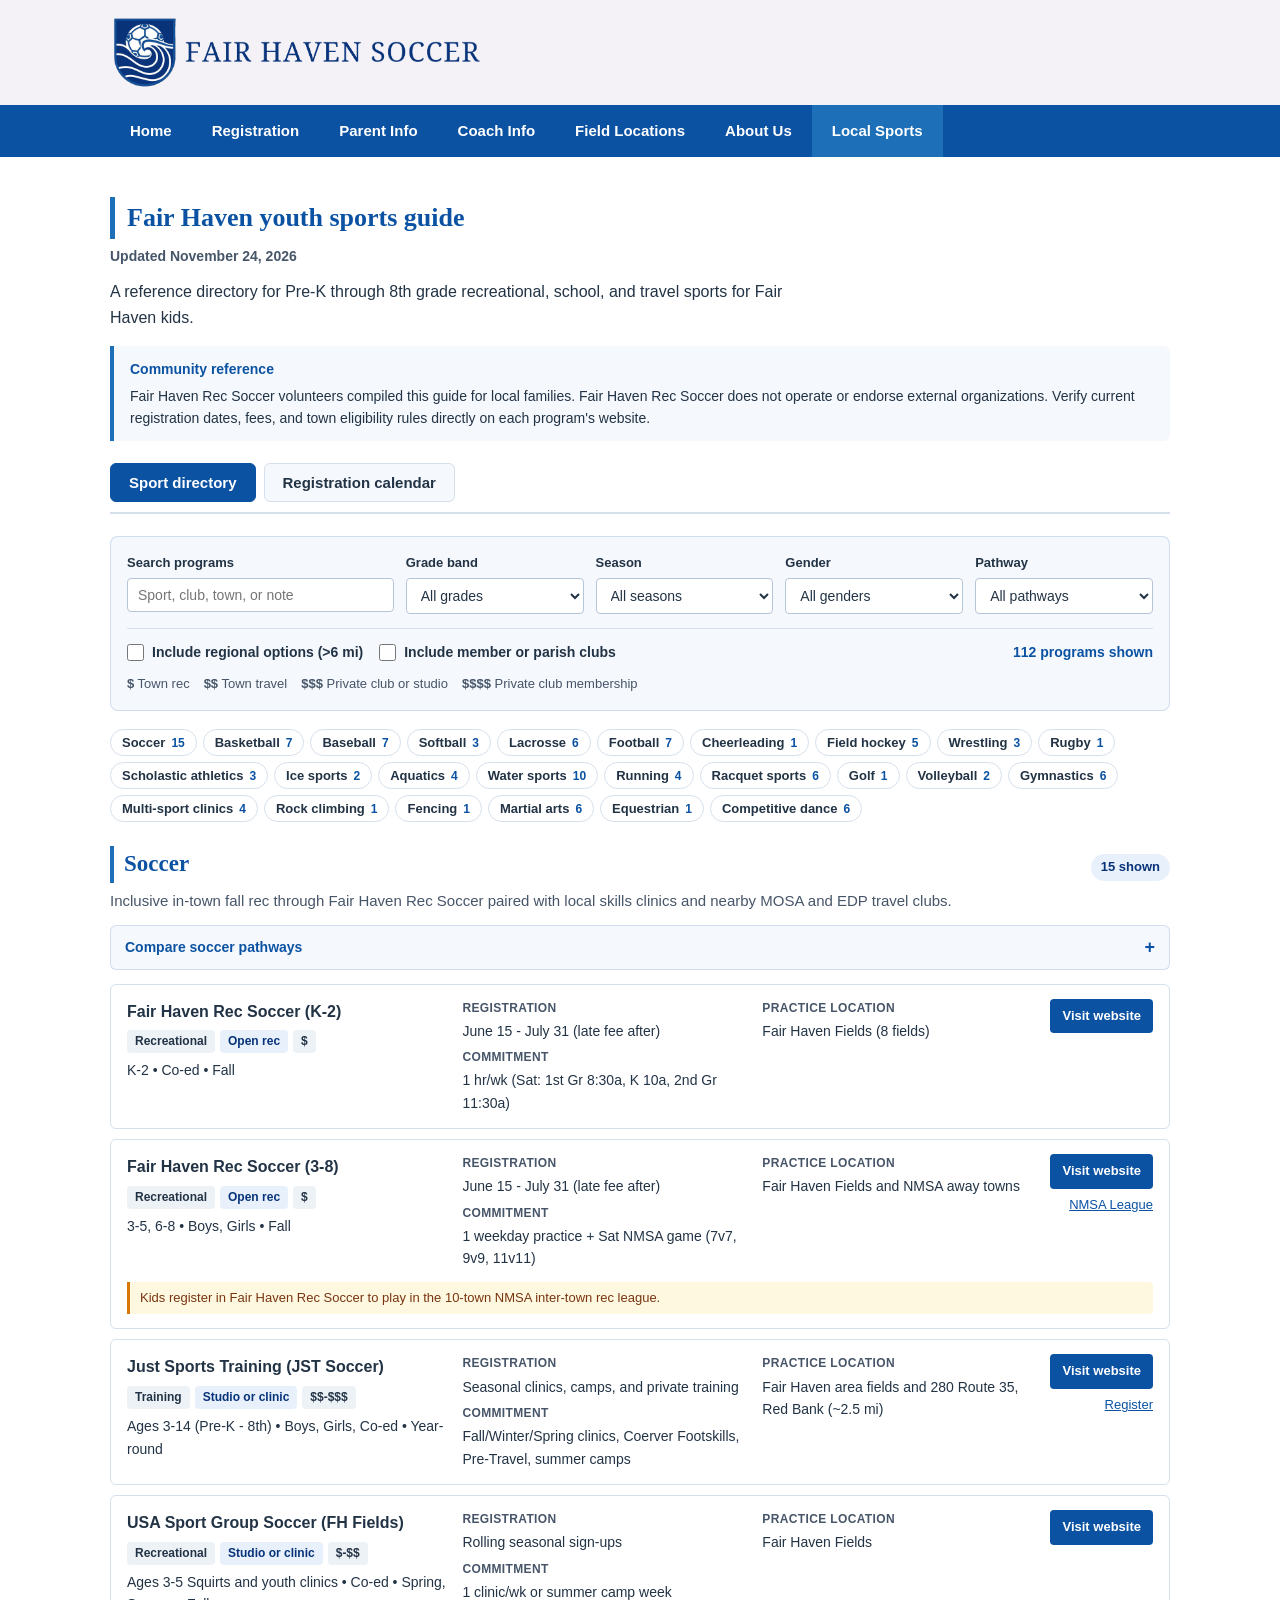
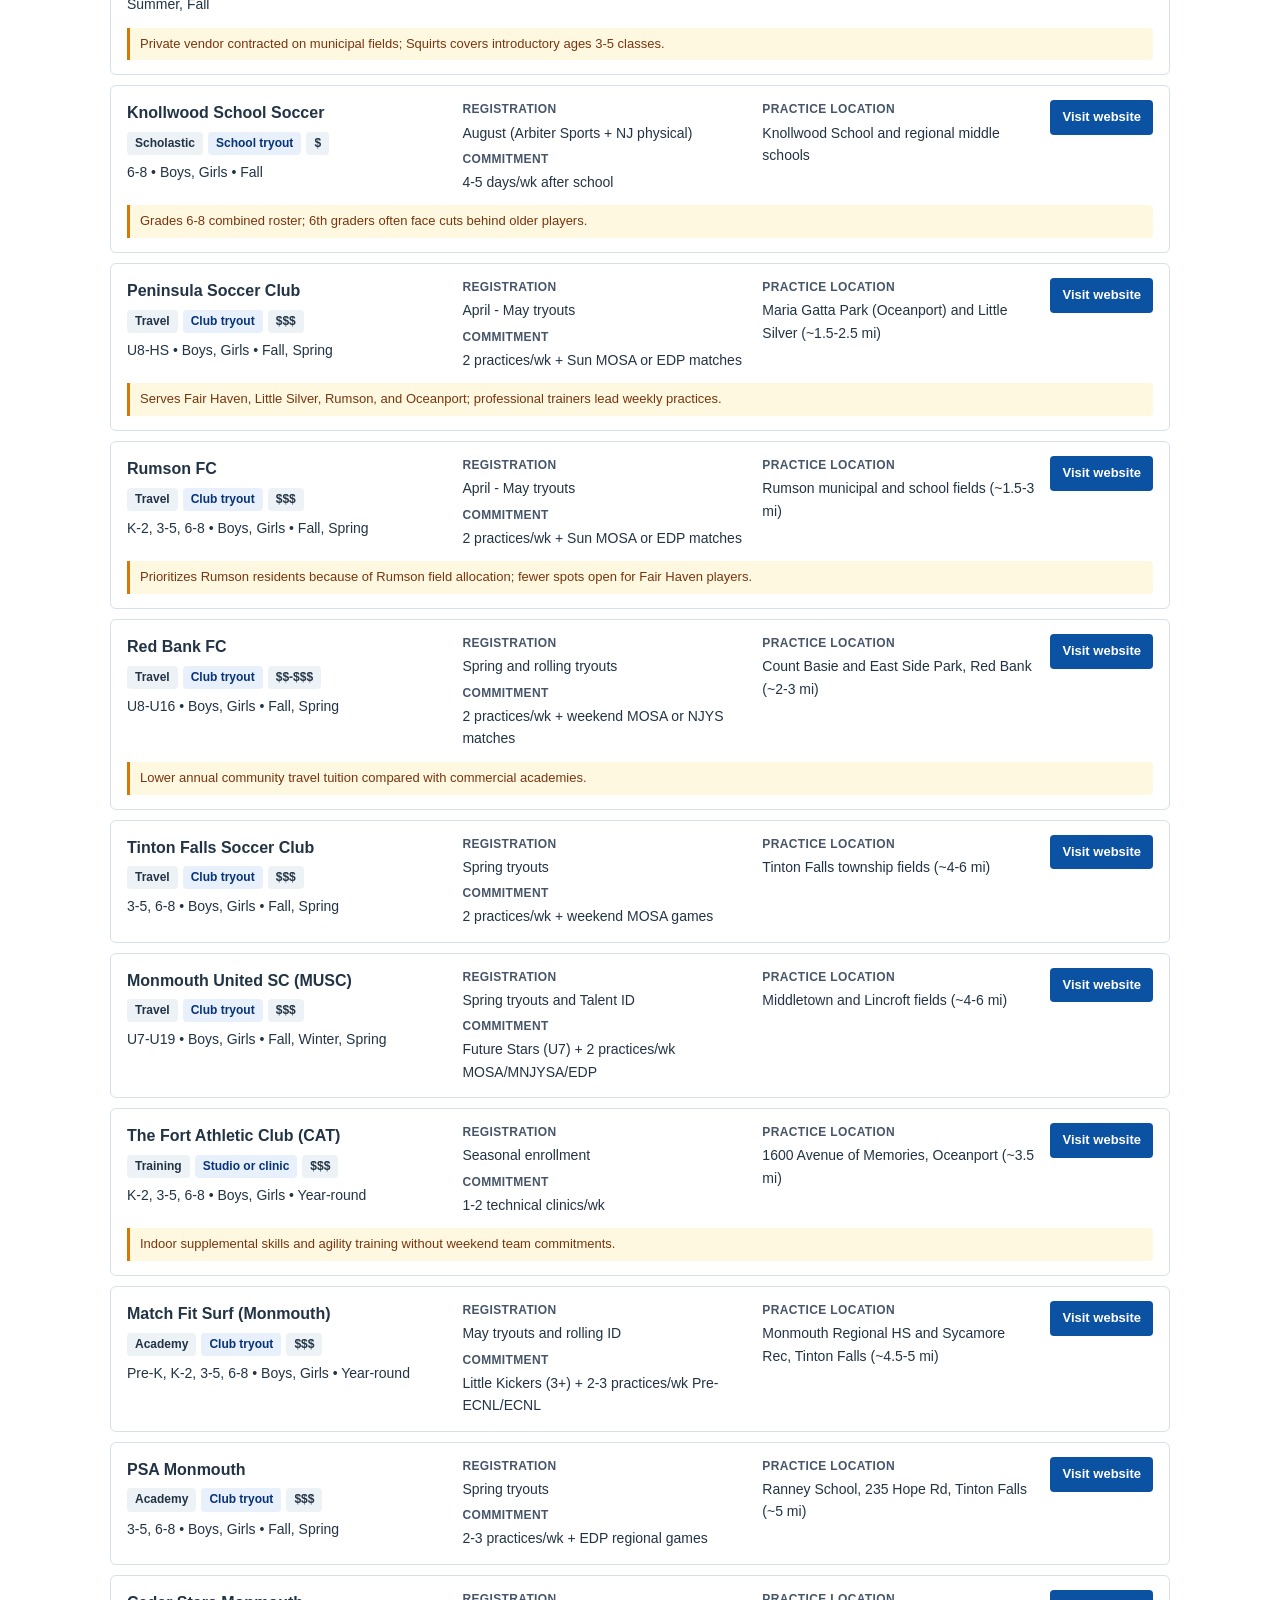
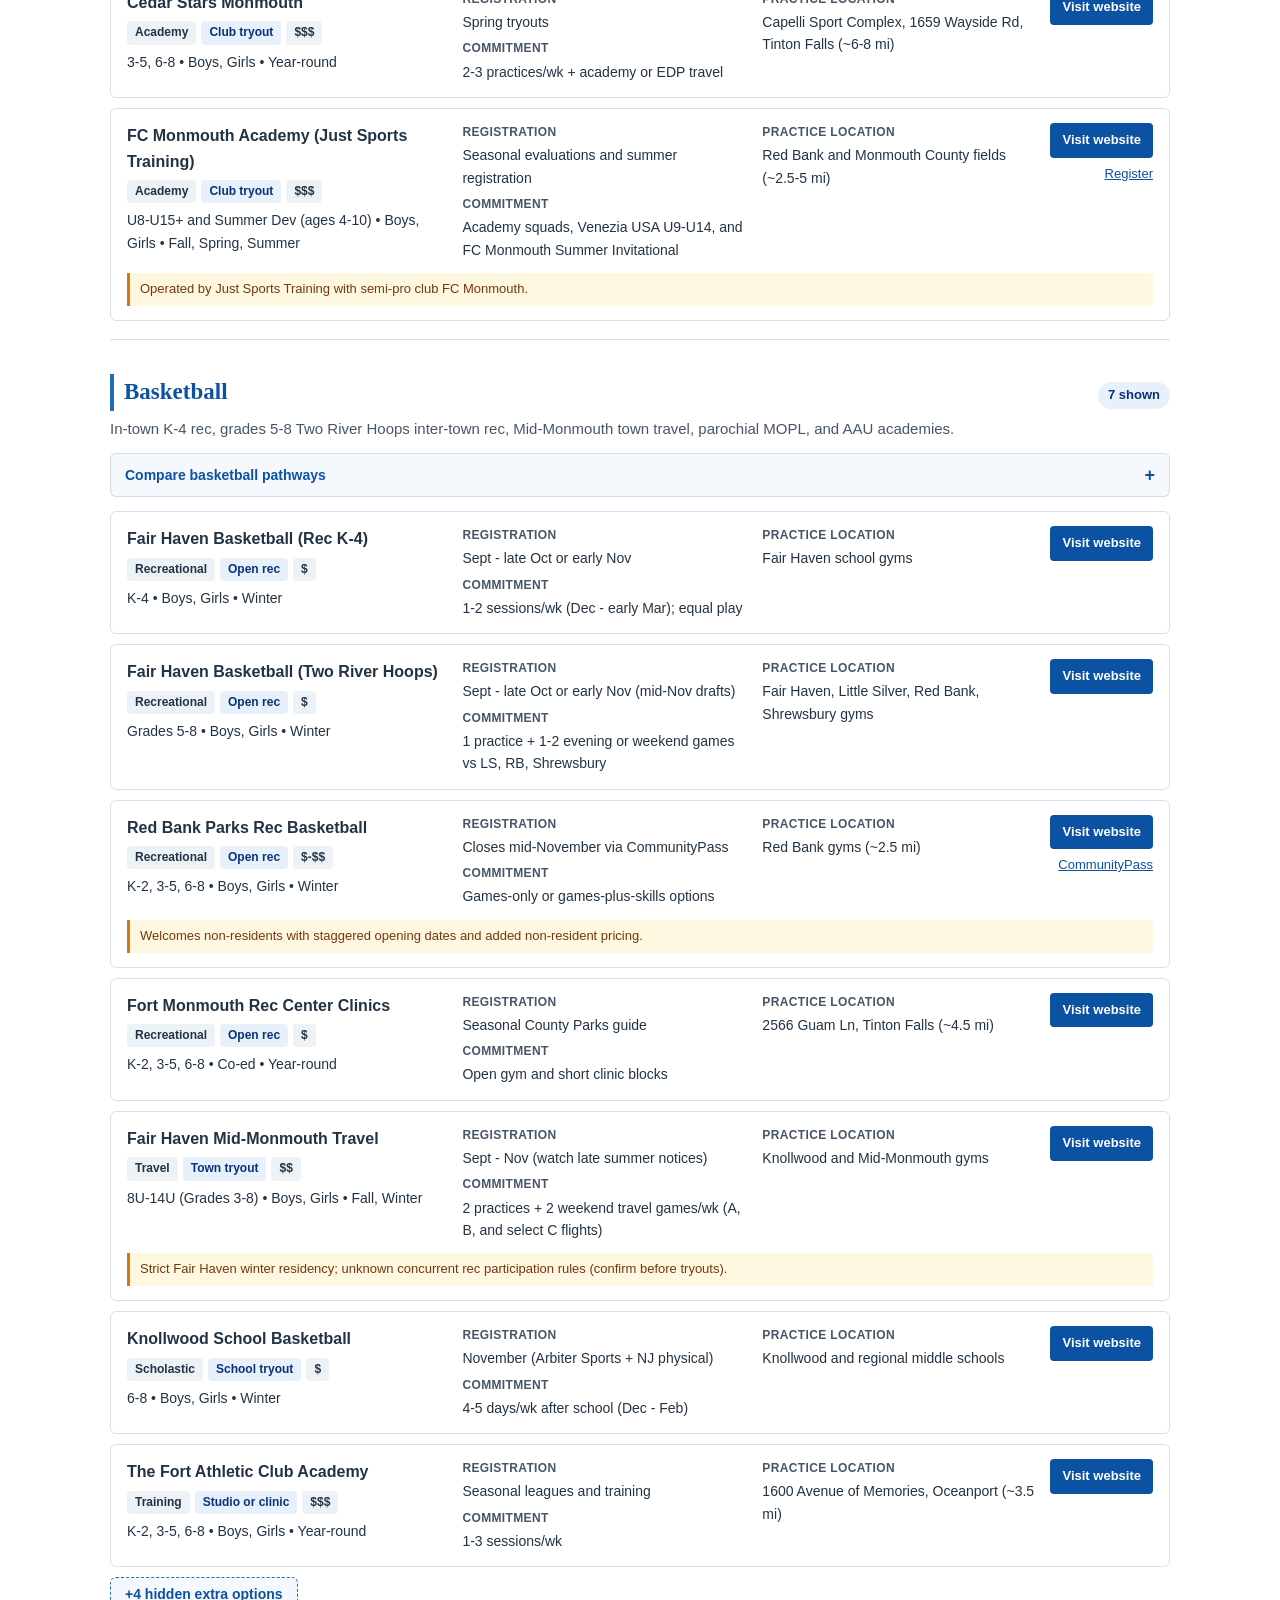
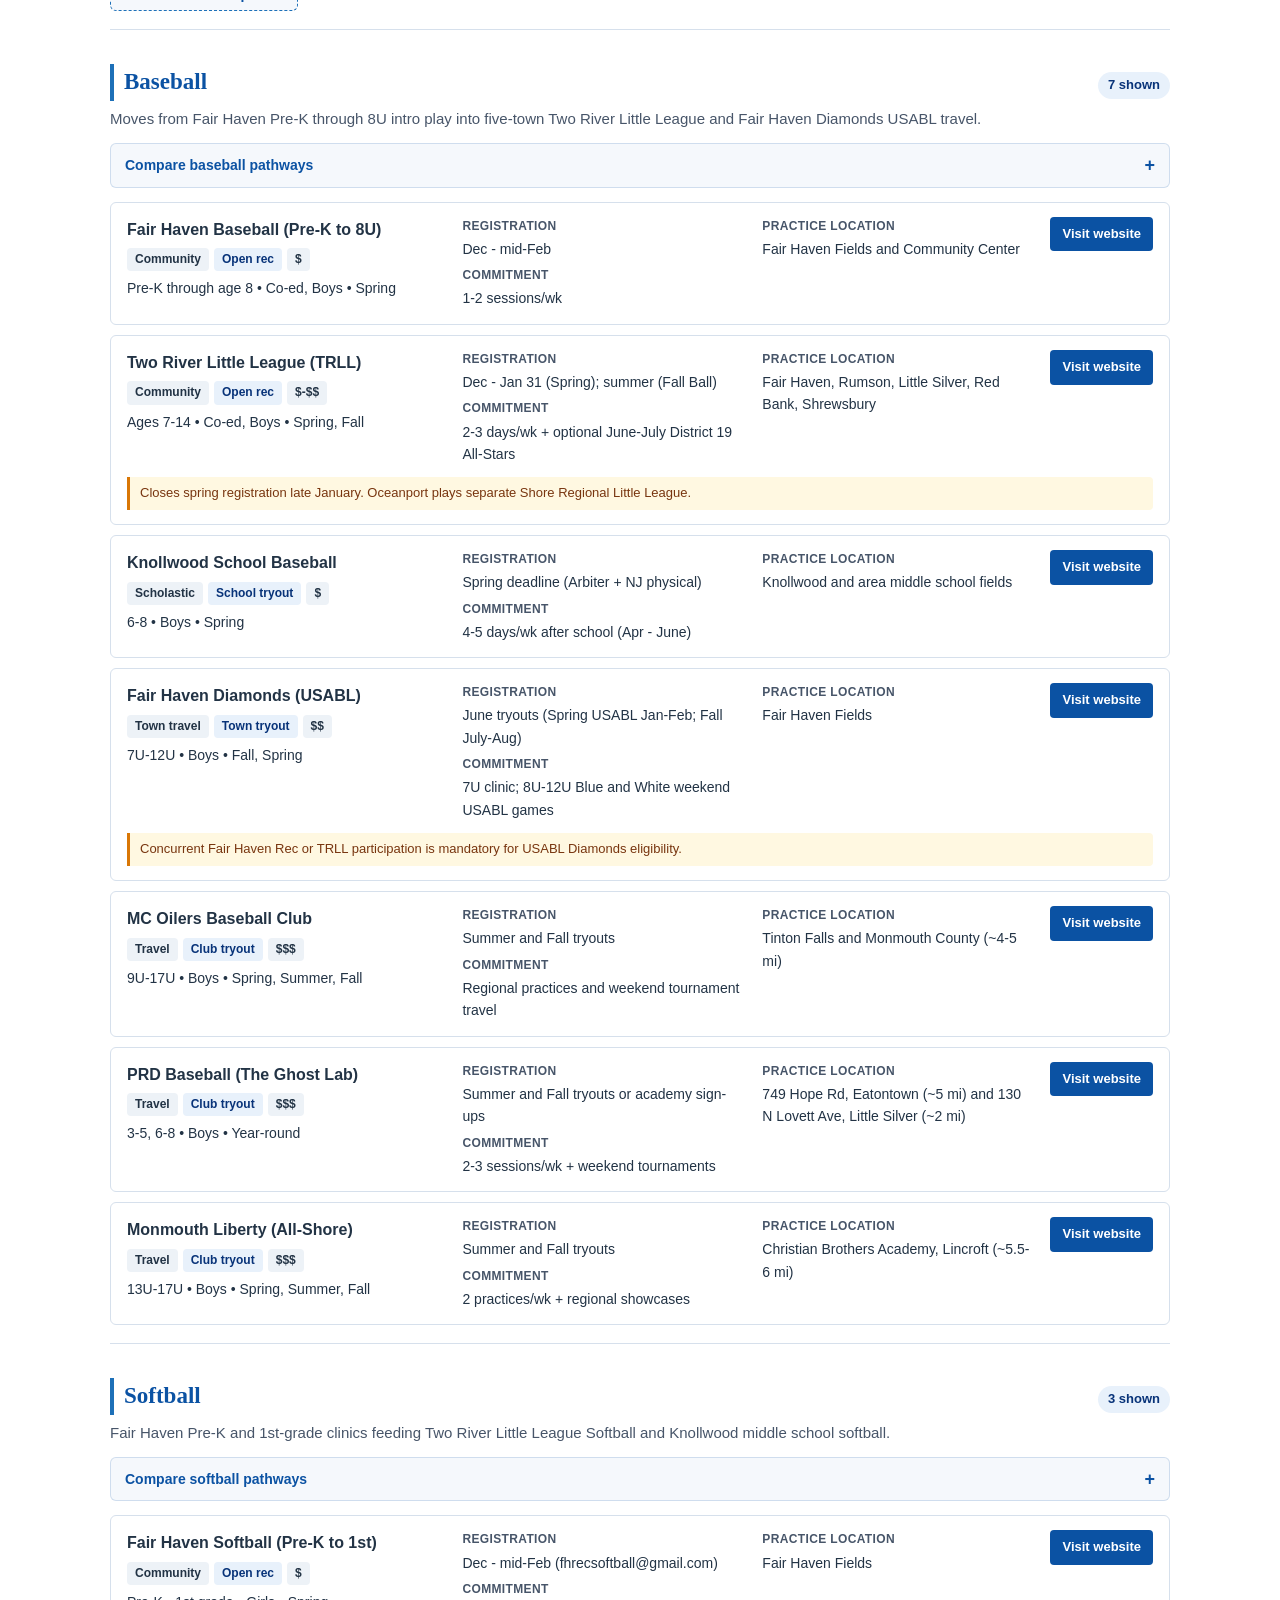
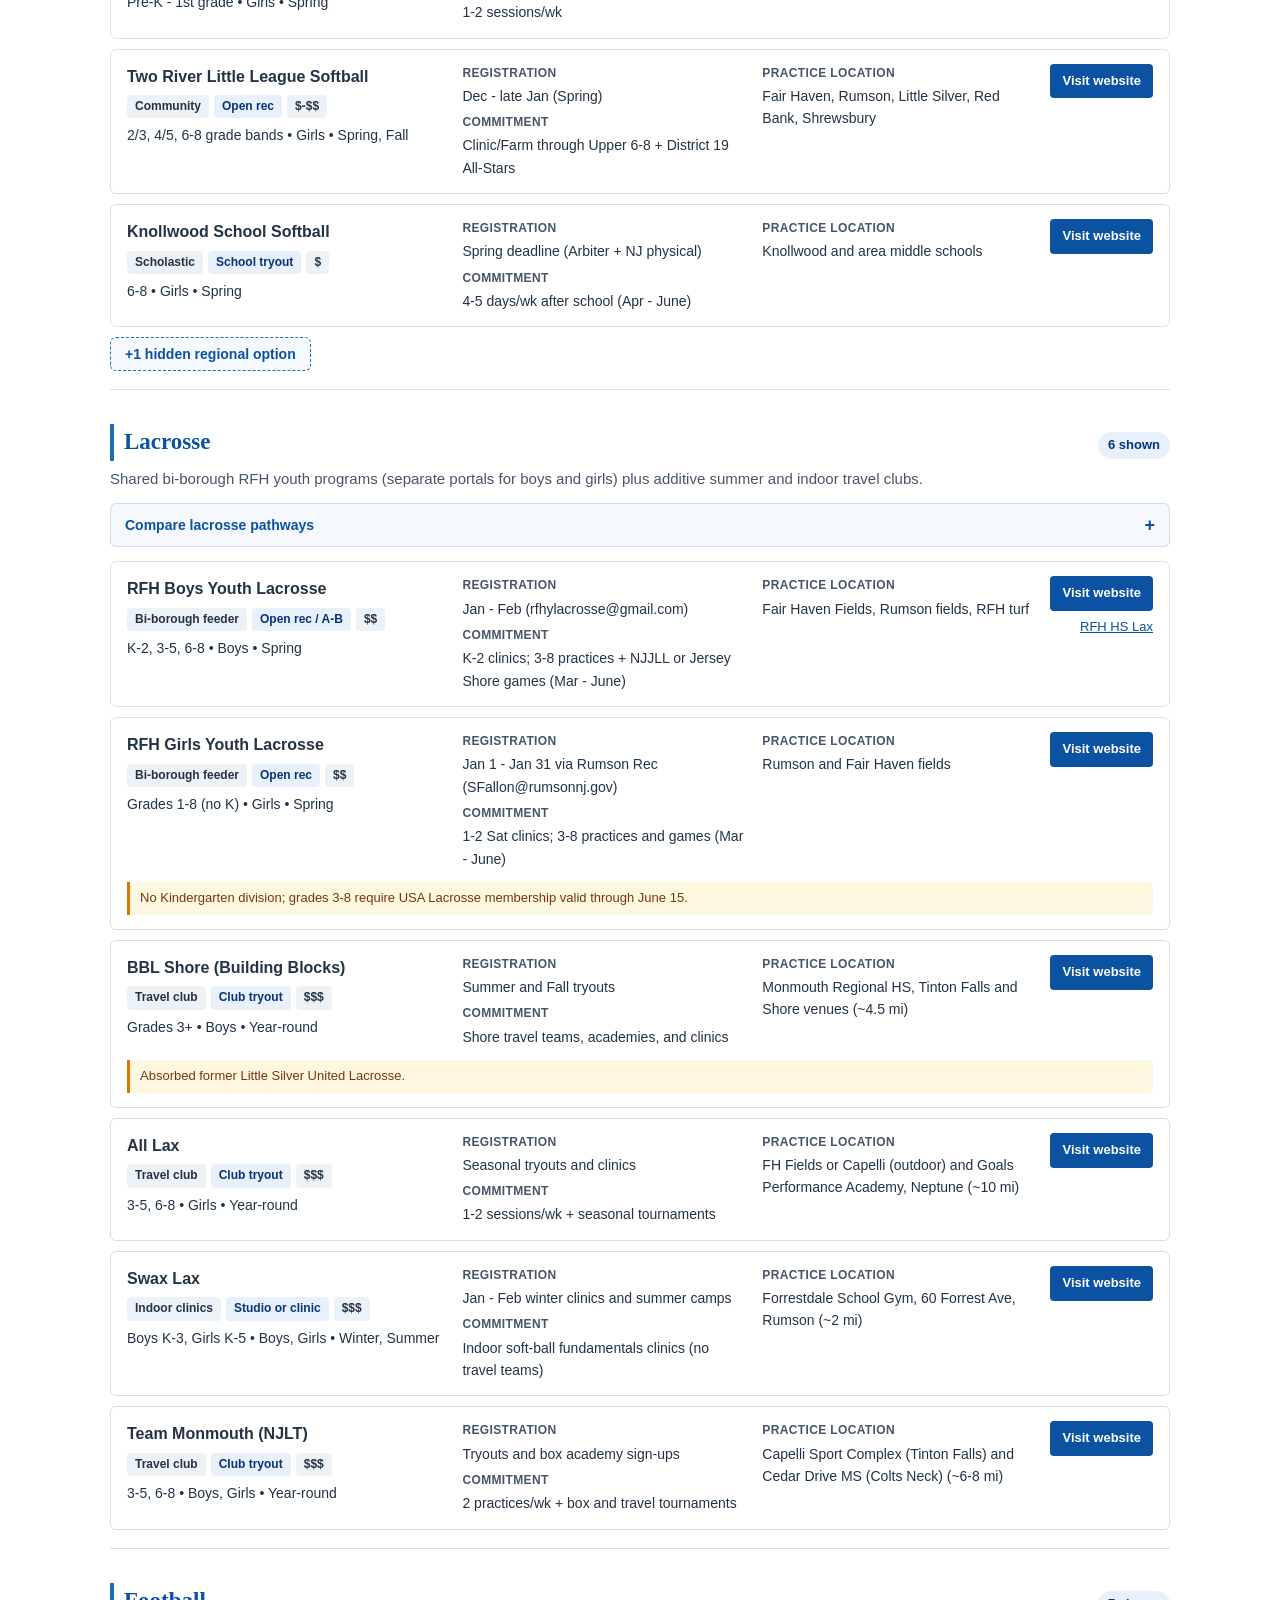
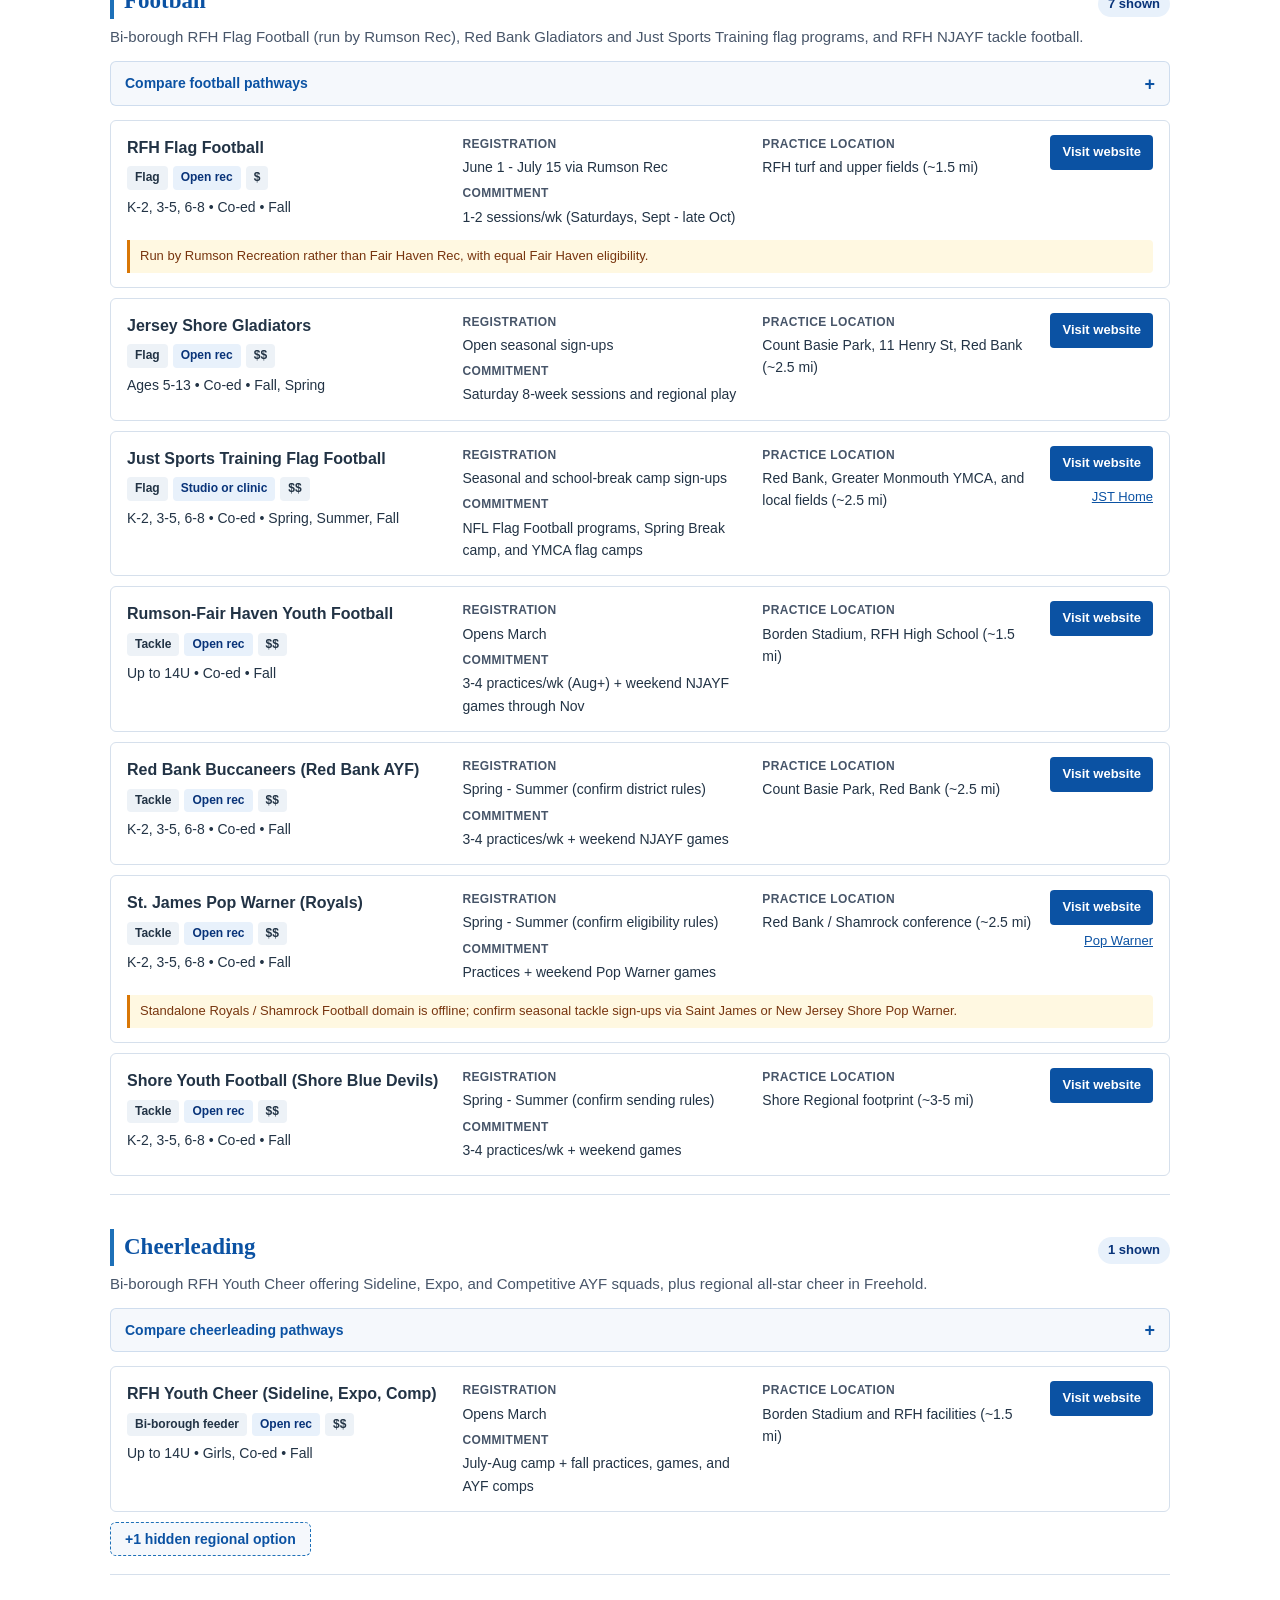
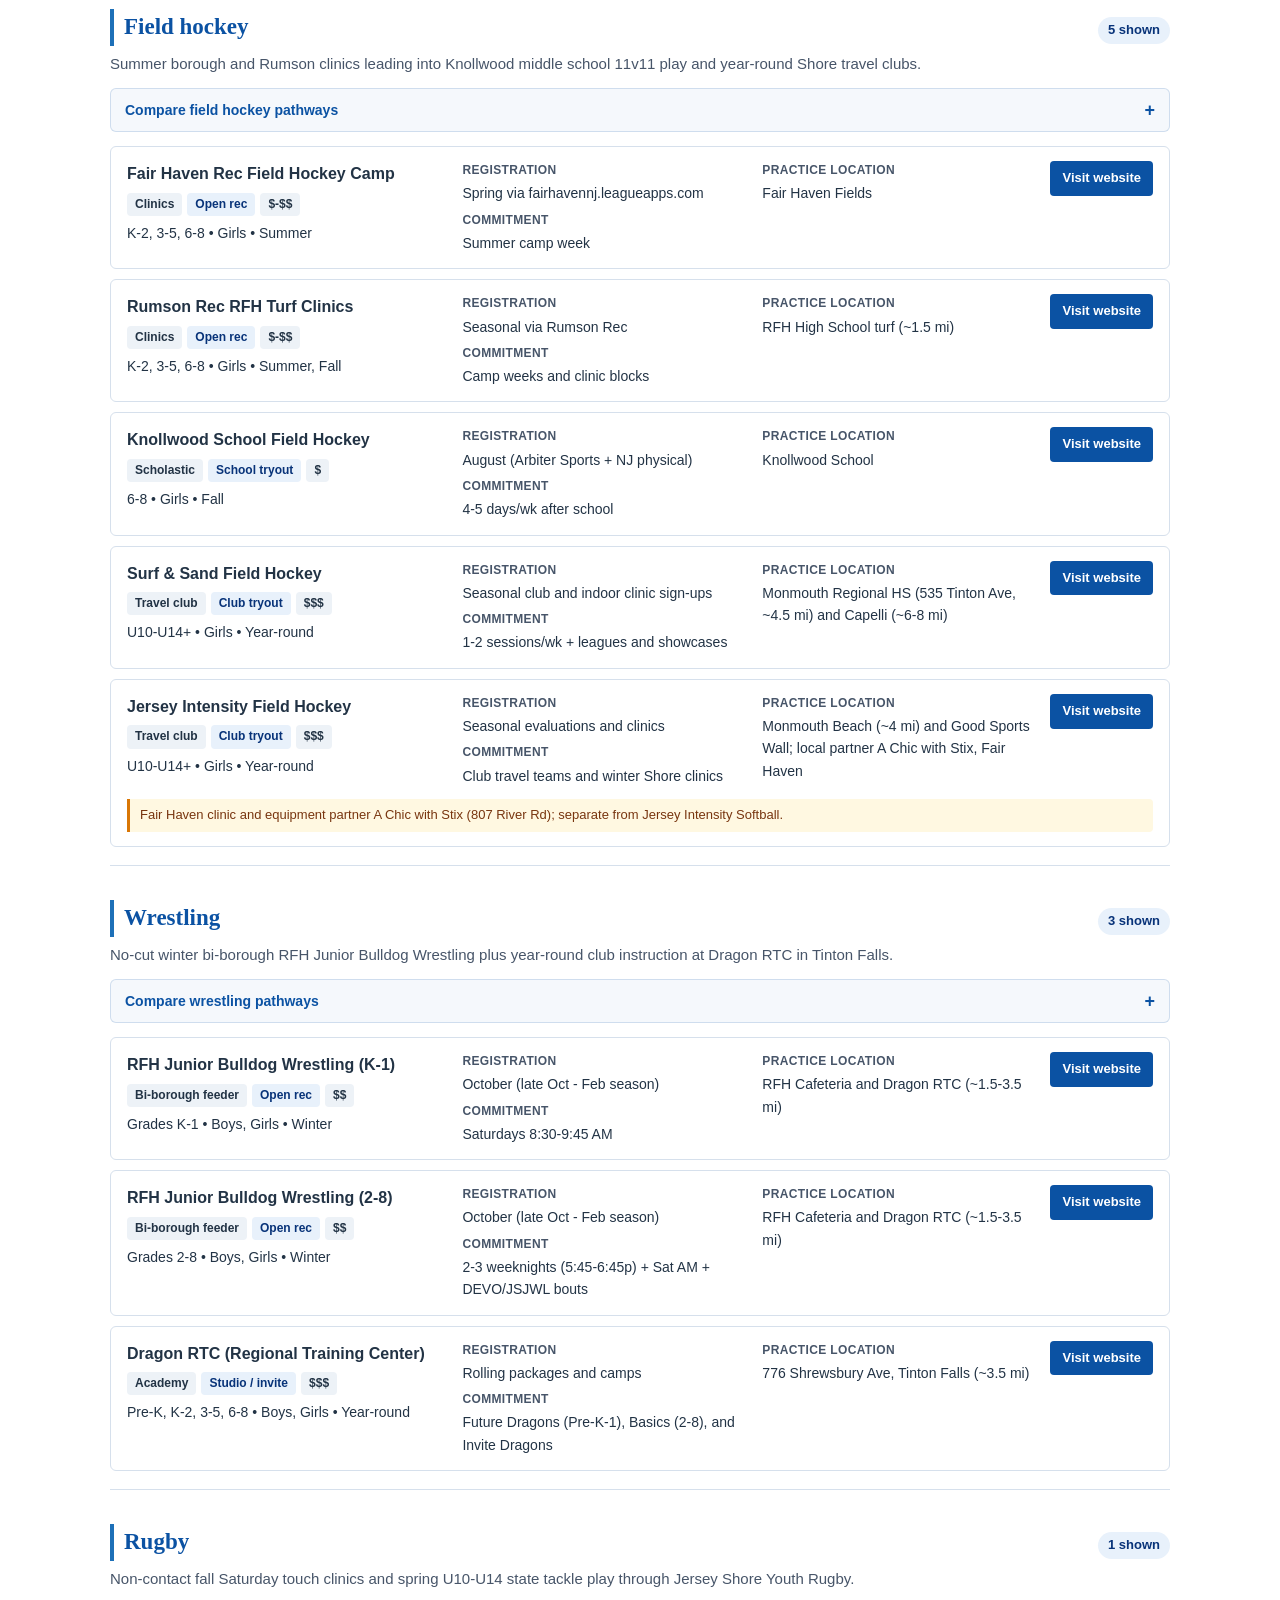
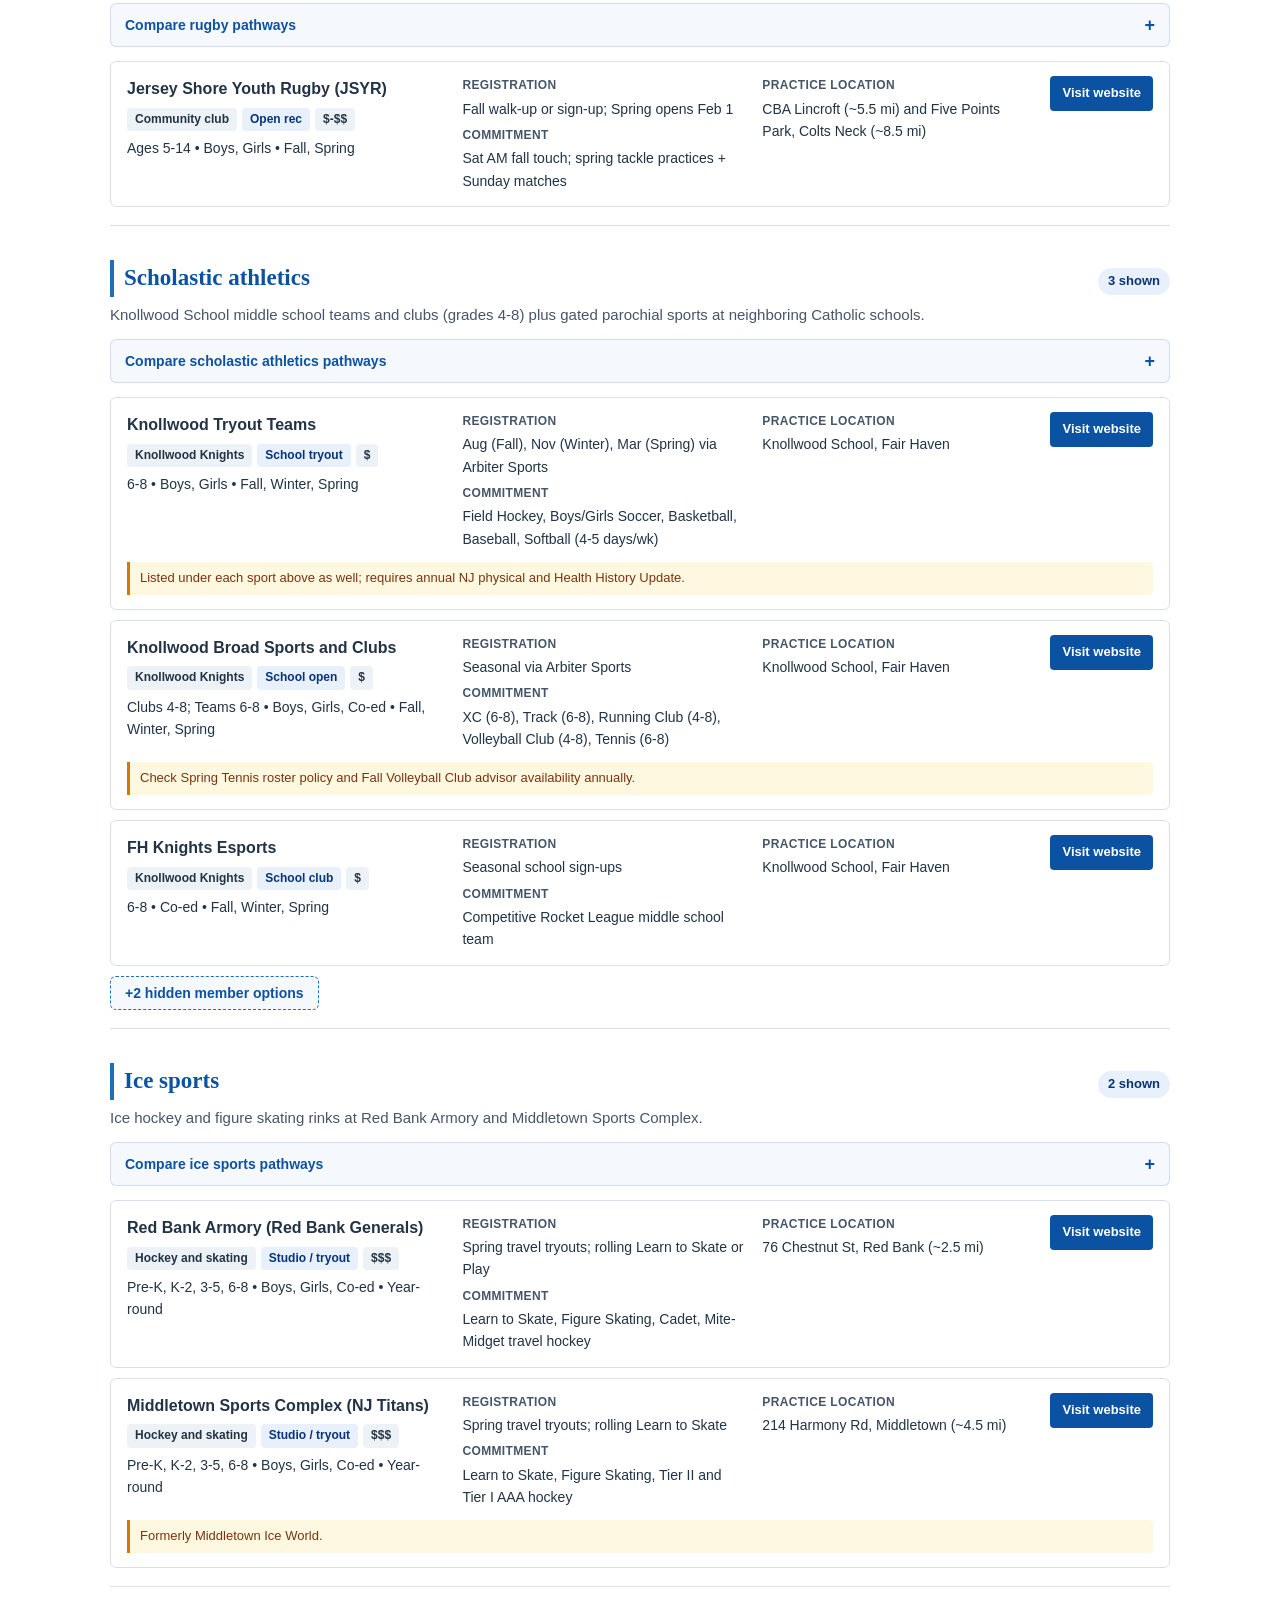
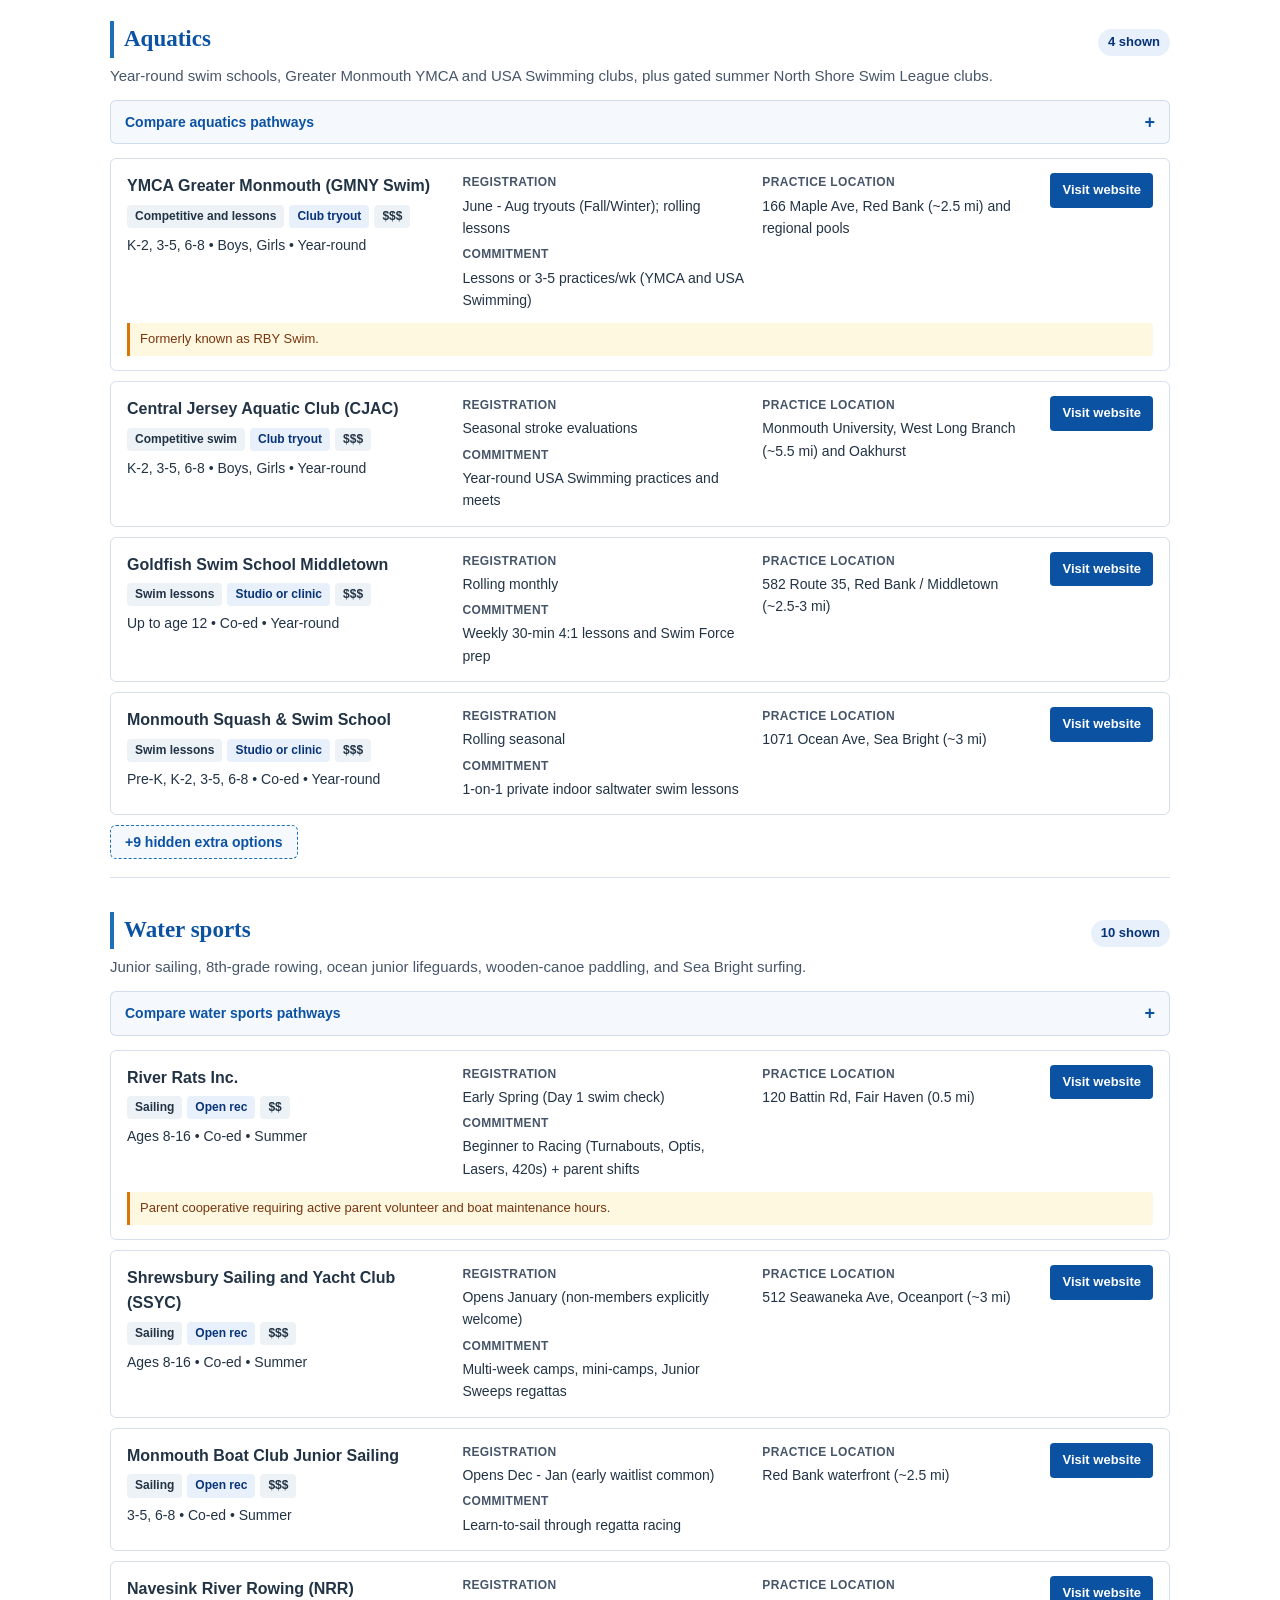
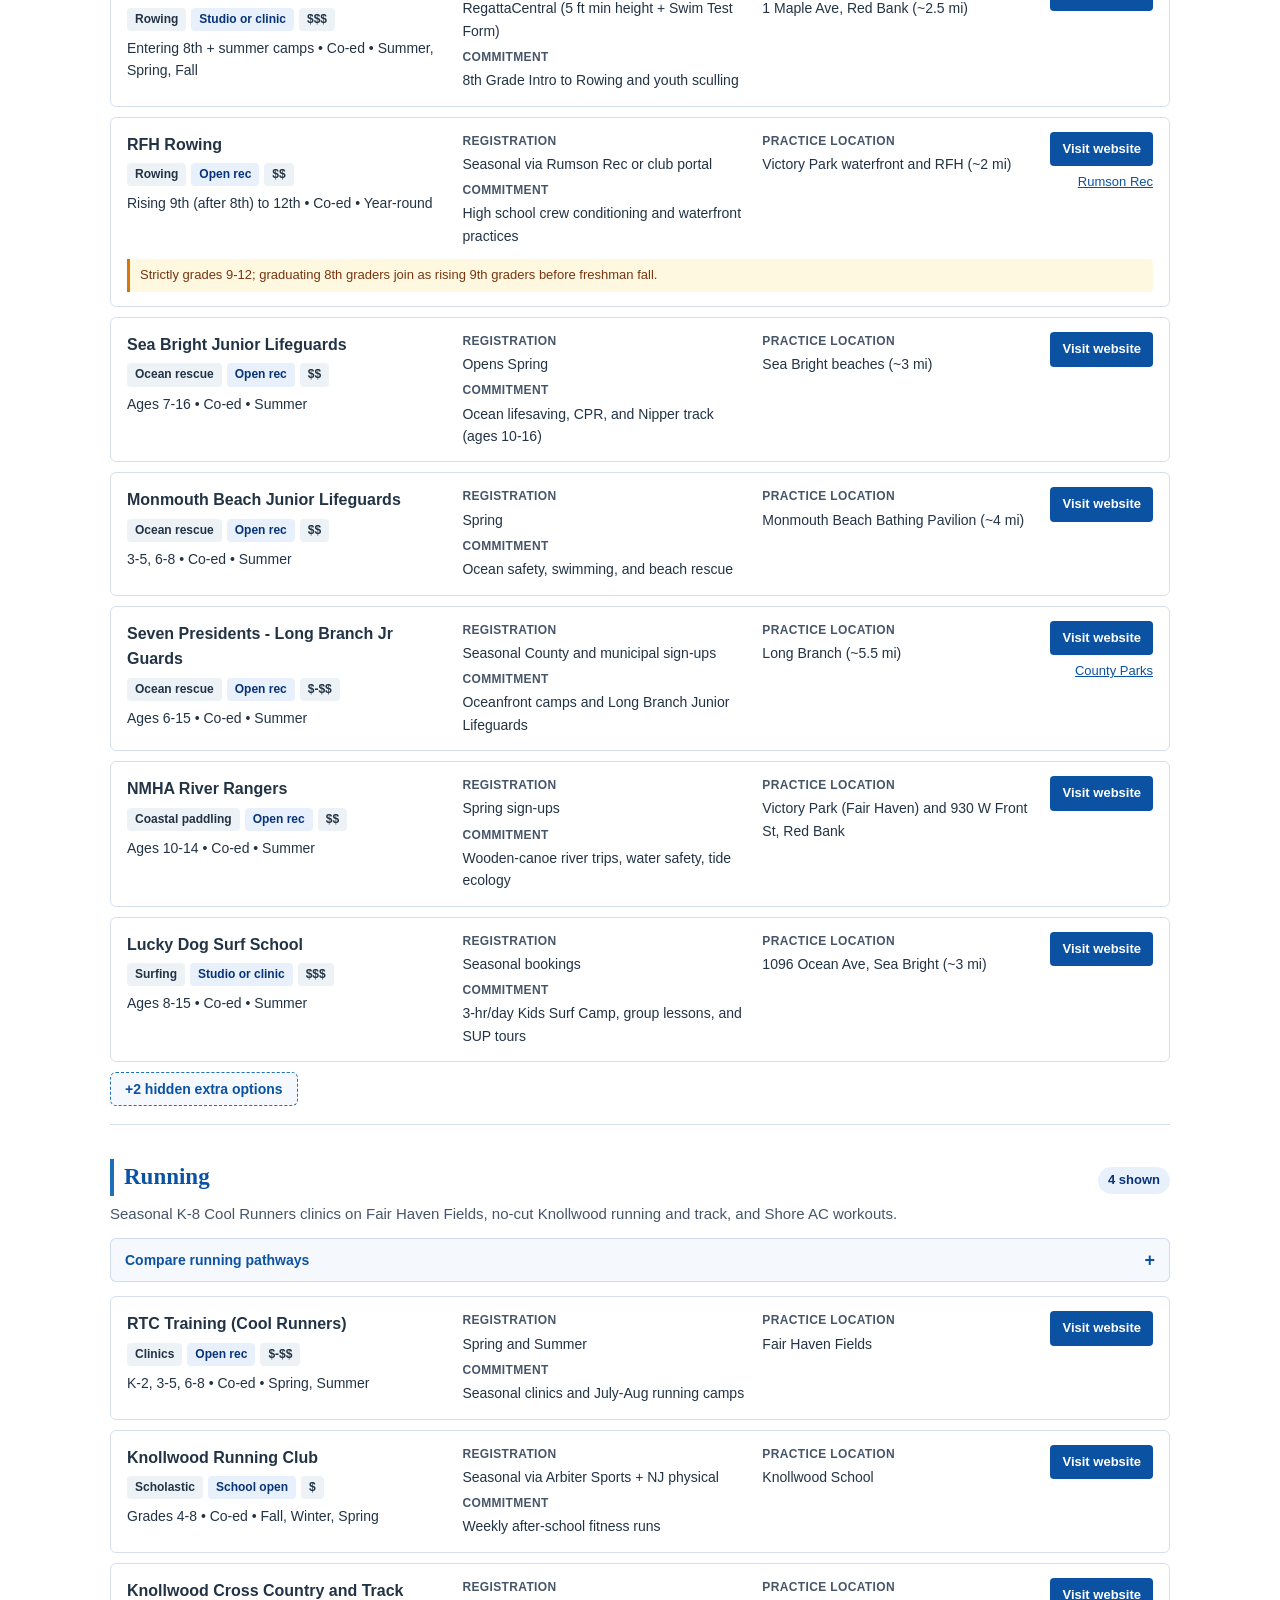
<file: local-sports.html>
<!DOCTYPE html>
<html lang="en">
<head>
    <script async src="https://www.googletagmanager.com/gtm.js?id=GTM-N6XG39QD"></script>
    <script>
      window.dataLayer = window.dataLayer || [];
      function gtag(){dataLayer.push(arguments);}
      gtag('js', new Date());
    </script>
    <meta charset="UTF-8">
    <meta name="viewport" content="width=device-width, initial-scale=1.0">
    <title>Local Youth Sports Guide - Fair Haven Rec Soccer</title>
    <link rel="stylesheet" href="style.css?v=3">
    <link rel="stylesheet" href="local-sports.css?v=6">
</head>
<body>

    <header>
        <div class="container">
            <div class="header-layout">
                <div class="brand-wrapper">
                    <img src="images/fhsoccer2.png?v=2" alt="Fair Haven Soccer" class="brand-banner" onerror="this.style.display='none'; document.getElementById('fallback-title').style.display='block';">
                    <div id="fallback-title" class="brand-fallback" style="display:none;">
                        <h1>Fair Haven Soccer</h1>
                    </div>
                </div>
            </div>
        </div>
    </header>

    <!-- SHARED NAVIGATION PLACEHOLDER -->
    <nav id="main-nav"></nav>
    <script src="navigation.js?v=3"></script>

    <main>
        <div class="container sports-guide">
            <h2>Fair Haven youth sports guide</h2>
            <p class="guide-updated">Updated <time datetime="2026-11-24">November 24, 2026</time></p>
            <p class="guide-intro">A reference directory for Pre-K through 8th grade recreational, school, and travel sports for Fair Haven kids.</p>

            <div class="guide-disclaimer" role="note">
                <strong>Community reference</strong>
                <p>Fair Haven Rec Soccer volunteers compiled this guide for local families. Fair Haven Rec Soccer does not operate or endorse external organizations. Verify current registration dates, fees, and town eligibility rules directly on each program's website.</p>
            </div>

            <div class="guide-tabs" role="tablist" aria-label="Guide sections">
                <button type="button" class="guide-tab is-active" role="tab" id="tab-directory" aria-controls="panel-directory" aria-selected="true" data-view="directory">Sport directory</button>
                <button type="button" class="guide-tab" role="tab" id="tab-calendar" aria-controls="panel-calendar" aria-selected="false" data-view="calendar" tabindex="-1">Registration calendar</button>
            </div>

            <section id="panel-directory" class="guide-panel" role="tabpanel" aria-labelledby="tab-directory">
                <div class="filter-bar" aria-label="Directory filters">
                    <div class="filter-row">
                        <div class="filter-field filter-search-field">
                            <label for="filter-search">Search programs</label>
                            <input type="search" id="filter-search" placeholder="Sport, club, town, or note">
                        </div>
                        <div class="filter-field">
                            <label for="filter-grade">Grade band</label>
                            <select id="filter-grade">
                                <option value="all">All grades</option>
                                <option value="Pre-K">Pre-K</option>
                                <option value="K-2">Grades K-2</option>
                                <option value="3-5">Grades 3-5</option>
                                <option value="6-8">Grades 6-8</option>
                            </select>
                        </div>
                        <div class="filter-field">
                            <label for="filter-season">Season</label>
                            <select id="filter-season">
                                <option value="all">All seasons</option>
                                <option value="Fall">Fall</option>
                                <option value="Winter">Winter</option>
                                <option value="Spring">Spring</option>
                                <option value="Summer">Summer</option>
                                <option value="Year-round">Year-round</option>
                            </select>
                        </div>
                        <div class="filter-field">
                            <label for="filter-gender">Gender</label>
                            <select id="filter-gender">
                                <option value="all">All genders</option>
                                <option value="Co-ed">Co-ed only</option>
                                <option value="Girls">Girls (includes co-ed)</option>
                                <option value="Boys">Boys (includes co-ed)</option>
                            </select>
                        </div>
                        <div class="filter-field">
                            <label for="filter-pathway">Pathway</label>
                            <select id="filter-pathway">
                                <option value="all">All pathways</option>
                                <option value="open-rec">Open rec</option>
                                <option value="town-school-tryout">Town or school tryout</option>
                                <option value="club-tryout">Club tryout</option>
                                <option value="studio-clinic">Studio or clinic</option>
                            </select>
                        </div>
                    </div>

                    <div class="filter-secondary">
                        <div class="filter-toggles">
                            <label class="toggle-check">
                                <input type="checkbox" id="toggle-regional">
                                <span>Include regional options (&gt;6 mi)</span>
                            </label>
                            <label class="toggle-check">
                                <input type="checkbox" id="toggle-gated">
                                <span>Include member or parish clubs</span>
                            </label>
                        </div>
                        <div class="filter-status">
                            <span id="results-count" class="results-count">Loading programs</span>
                            <button type="button" id="reset-filters" class="btn-link" hidden>Reset filters</button>
                        </div>
                    </div>

                    <p class="cost-legend">
                        <span><strong>$</strong> Town rec</span>
                        <span><strong>$$</strong> Town travel</span>
                        <span><strong>$$$</strong> Private club or studio</span>
                        <span><strong>$$$$</strong> Private club membership</span>
                    </p>
                </div>

                <nav id="sport-jump" class="sport-jump" aria-label="Jump to sport"></nav>
                <div id="sports-container" aria-live="polite"></div>

                <noscript>
                    <div class="alert-box">
                        JavaScript is required to filter this interactive directory. Enable JavaScript to search and filter sports programs, or view registration windows on the <a href="registration.html">Registration</a> page.
                    </div>
                </noscript>
            </section>

            <section id="panel-calendar" class="guide-panel" role="tabpanel" aria-labelledby="tab-calendar" hidden>
                <div id="calendar-traps" class="traps-grid"></div>
                <div id="calendar-container"></div>
            </section>
        </div>
    </main>

    <footer>
        <div class="container">
            <p class="footer-contact">Questions? Email us: <a href="mailto:fhnjrecsoccer@gmail.com">fhnjrecsoccer@gmail.com</a></p>
            <p>&copy; 2026 Fair Haven Rec Soccer. All Rights Reserved. Managed locally in Fair Haven, NJ. &bull; <a href="local-sports.html">Local Sports Guide</a> &bull; <a href="brand.html">Brand &amp; Media Kit</a></p>
        </div>
    </footer>

    <script defer src="local-sports-data.js?v=6"></script>
    <script defer src="local-sports.js?v=6"></script>
</body>
</html>
</file>
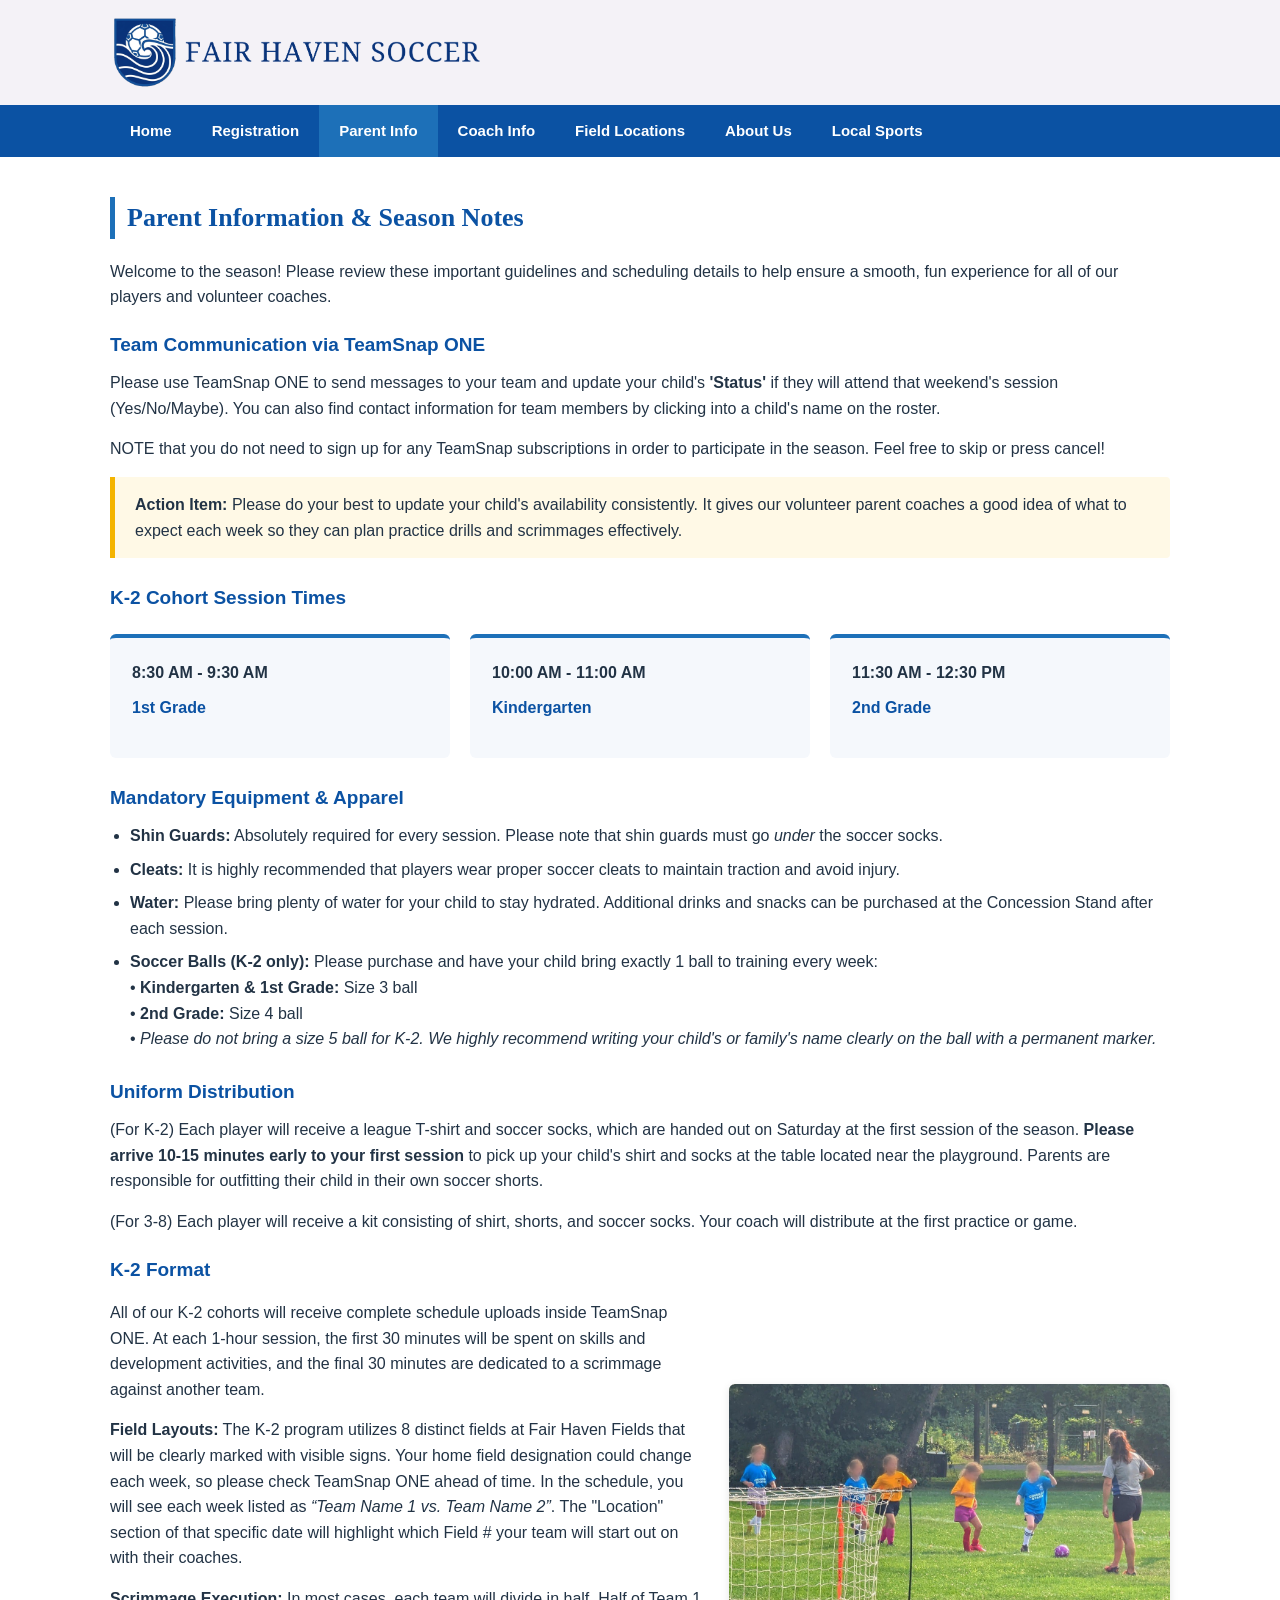
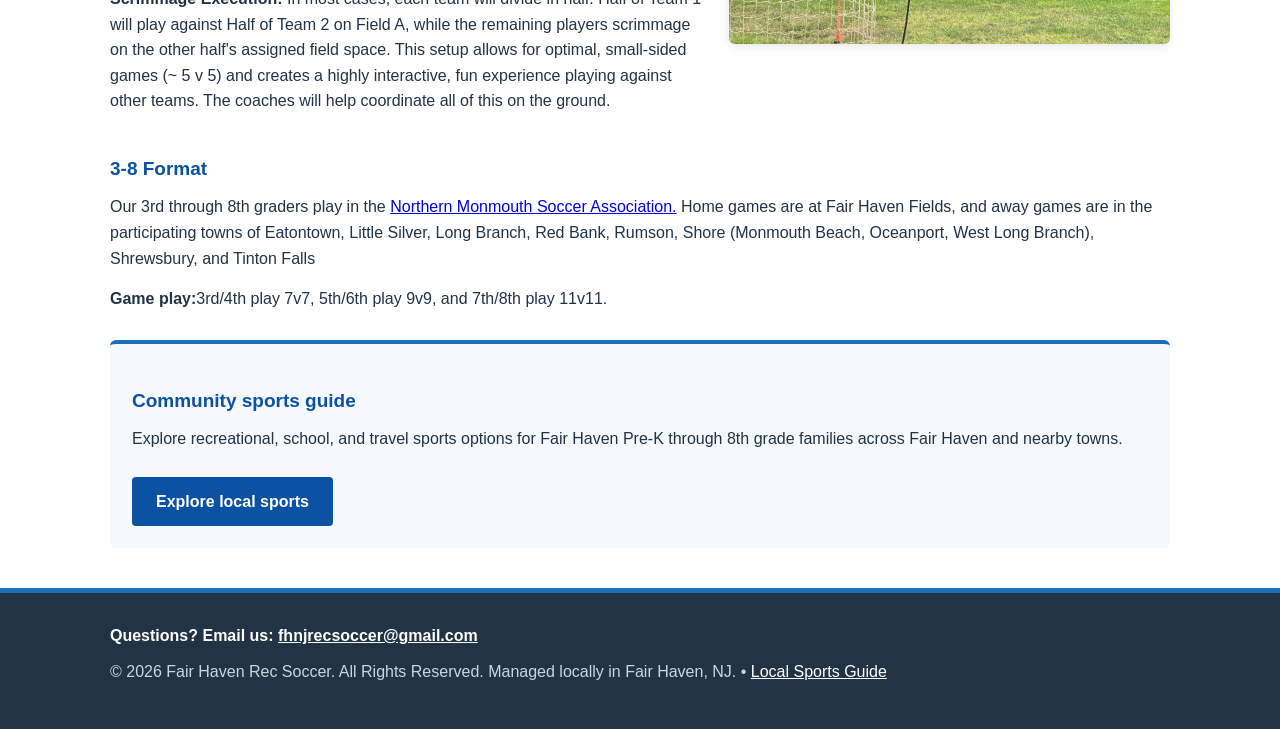
<file: parent-info.html>
<!DOCTYPE html>
<html lang="en">
<head>
    <script async src="https://www.googletagmanager.com/gtm.js?id=GTM-N6XG39QD"></script>
    <script>
      window.dataLayer = window.dataLayer || [];
      function gtag(){dataLayer.push(arguments);}
      gtag('js', new Date());
    </script>
    <meta charset="UTF-8">
    <meta name="viewport" content="width=device-width, initial-scale=1.0">
    <title>Parent Info - Fair Haven Rec Soccer</title>
    <link rel="stylesheet" href="style.css?v=3">
</head>
<body>

    <header>
        <div class="container">
            <div class="header-layout">
                <div class="brand-wrapper">
                    <img src="images/fhsoccer2.png?v=2" alt="Fair Haven Soccer" class="brand-banner" onerror="this.style.display='none'; document.getElementById('fallback-title').style.display='block';">
                    <div id="fallback-title" class="brand-fallback" style="display:none;">
                        <h1>Fair Haven Soccer</h1>
                    </div>
                </div>
            </div>
        </div>
    </header>

    <!-- SHARED NAVIGATION PLACEHOLDER -->
    <nav id="main-nav"></nav>
    <script src="navigation.js?v=3"></script>

    <main>
        <div class="container">
            <h2>Parent Information & Season Notes</h2>
            <p>Welcome to the season! Please review these important guidelines and scheduling details to help ensure a smooth, fun experience for all of our players and volunteer coaches.</p>

            <h3>Team Communication via TeamSnap ONE</h3>
            <p>Please use TeamSnap ONE to send messages to your team and update your child's <strong>'Status'</strong> if they will attend that weekend's session (Yes/No/Maybe). You can also find contact information for team members by clicking into a child's name on the roster.</p>
            <p>NOTE that you do not need to sign up for any TeamSnap subscriptions in order to participate in the season. Feel free to skip or press cancel!</p>
            <div class="alert-box">
                <strong>Action Item:</strong> Please do your best to update your child's availability consistently. It gives our volunteer parent coaches a good idea of what to expect each week so they can plan practice drills and scrimmages effectively.
            </div>

             <h3>K-2 Cohort Session Times</h3>
            <div class="card-grid">
                <div class="card">
                    <h4>8:30 AM - 9:30 AM</h4>
                    <p style="margin-top:10px; font-weight:bold; color:var(--primary-blue);">1st Grade</p>
                </div>
                <div class="card">
                    <h4>10:00 AM - 11:00 AM</h4>
                    <p style="margin-top:10px; font-weight:bold; color:var(--primary-blue);">Kindergarten</p>
                </div>
                <div class="card">
                    <h4>11:30 AM - 12:30 PM</h4>
                    <p style="margin-top:10px; font-weight:bold; color:var(--primary-blue);">2nd Grade</p>
                </div>
            </div>
            
            <h3>Mandatory Equipment & Apparel</h3>
            <ul class="content-list">
                <li><strong>Shin Guards:</strong> Absolutely required for every session. Please note that shin guards must go <em>under</em> the soccer socks.</li>
                <li><strong>Cleats:</strong> It is highly recommended that players wear proper soccer cleats to maintain traction and avoid injury.</li>
                <li><strong>Water:</strong> Please bring plenty of water for your child to stay hydrated. Additional drinks and snacks can be purchased at the Concession Stand after each session.</li>
                <li><strong>Soccer Balls (K-2 only):</strong> Please purchase and have your child bring exactly 1 ball to training every week:
                    <br>&bull; <strong>Kindergarten & 1st Grade:</strong> Size 3 ball
                    <br>&bull; <strong>2nd Grade:</strong> Size 4 ball
                    <br>&bull; <em>Please do not bring a size 5 ball for K-2. We highly recommend writing your child's or family's name clearly on the ball with a permanent marker.</em>
                </li>
            </ul>

            <h3>Uniform Distribution</h3>
            <p>(For K-2) Each player will receive a league T-shirt and soccer socks, which are handed out on Saturday at the first session of the season. <strong>Please arrive 10-15 minutes early to your first session</strong> to pick up your child's shirt and socks at the table located near the playground. Parents are responsible for outfitting their child in their own soccer shorts.</p>
            <p>(For 3-8) Each player will receive a kit consisting of shirt, shorts, and soccer socks. Your coach will distribute at the first practice or game. </p>
           
            <h3>K-2 Format</h3>
            <div class="inline-feature-split">
                <div>
                    <p>All of our K-2 cohorts will receive complete schedule uploads inside TeamSnap ONE. At each 1-hour session, the first 30 minutes will be spent on skills and development activities, and the final 30 minutes are dedicated to a scrimmage against another team.</p>
                    <p><strong>Field Layouts:</strong> The K-2 program utilizes 8 distinct fields at Fair Haven Fields that will be clearly marked with visible signs. Your home field designation could change each week, so please check TeamSnap ONE ahead of time. In the schedule, you will see each week listed as <em>“Team Name 1 vs. Team Name 2”</em>. The "Location" section of that specific date will highlight which Field # your team will start out on with their coaches.</p>
                    <p><strong>Scrimmage Execution:</strong> In most cases, each team will divide in half. Half of Team 1 will play against Half of Team 2 on Field A, while the remaining players scrimmage on the other half's assigned field space. This setup allows for optimal, small-sided games (~ 5 v 5) and creates a highly interactive, fun experience playing against other teams. The coaches will help coordinate all of this on the ground.</p>
                </div>
                <div>
                    <img src="images/parent-info-play.jpg" alt="K-2 players practicing and scrimmaging at Fair Haven Fields" class="inline-feature-photo" loading="lazy">
                </div>
            </div>
            
            <h3>3-8 Format</h3>
            <p>Our 3rd through 8th graders play in the <a href="https://leagues.teamlinkt.com/nmsa/Home">Northern Monmouth Soccer Association.</a> Home games are at Fair Haven Fields, and away games are in the participating towns of Eatontown, Little Silver, Long Branch, Red Bank, Rumson, Shore (Monmouth Beach, Oceanport, West Long Branch), Shrewsbury, and Tinton Falls</p>
            <p><strong>Game play:</strong>3rd/4th play 7v7, 5th/6th play 9v9, and 7th/8th play 11v11.</p>

            <div class="card" style="margin-top: 28px;">
                <h3>Community sports guide</h3>
                <p>Explore recreational, school, and travel sports options for Fair Haven Pre-K through 8th grade families across Fair Haven and nearby towns.</p>
                <a href="local-sports.html" class="btn">Explore local sports</a>
            </div>
        </div>
    </main>

    <footer>
        <div class="container">
            <p class="footer-contact">Questions? Email us: <a href="mailto:fhnjrecsoccer@gmail.com">fhnjrecsoccer@gmail.com</a></p>
            <p>&copy; 2026 Fair Haven Rec Soccer. All Rights Reserved. Managed locally in Fair Haven, NJ. &bull; <a href="local-sports.html">Local Sports Guide</a></p>
        </div>
    </footer>

</body>
</html>
</file>
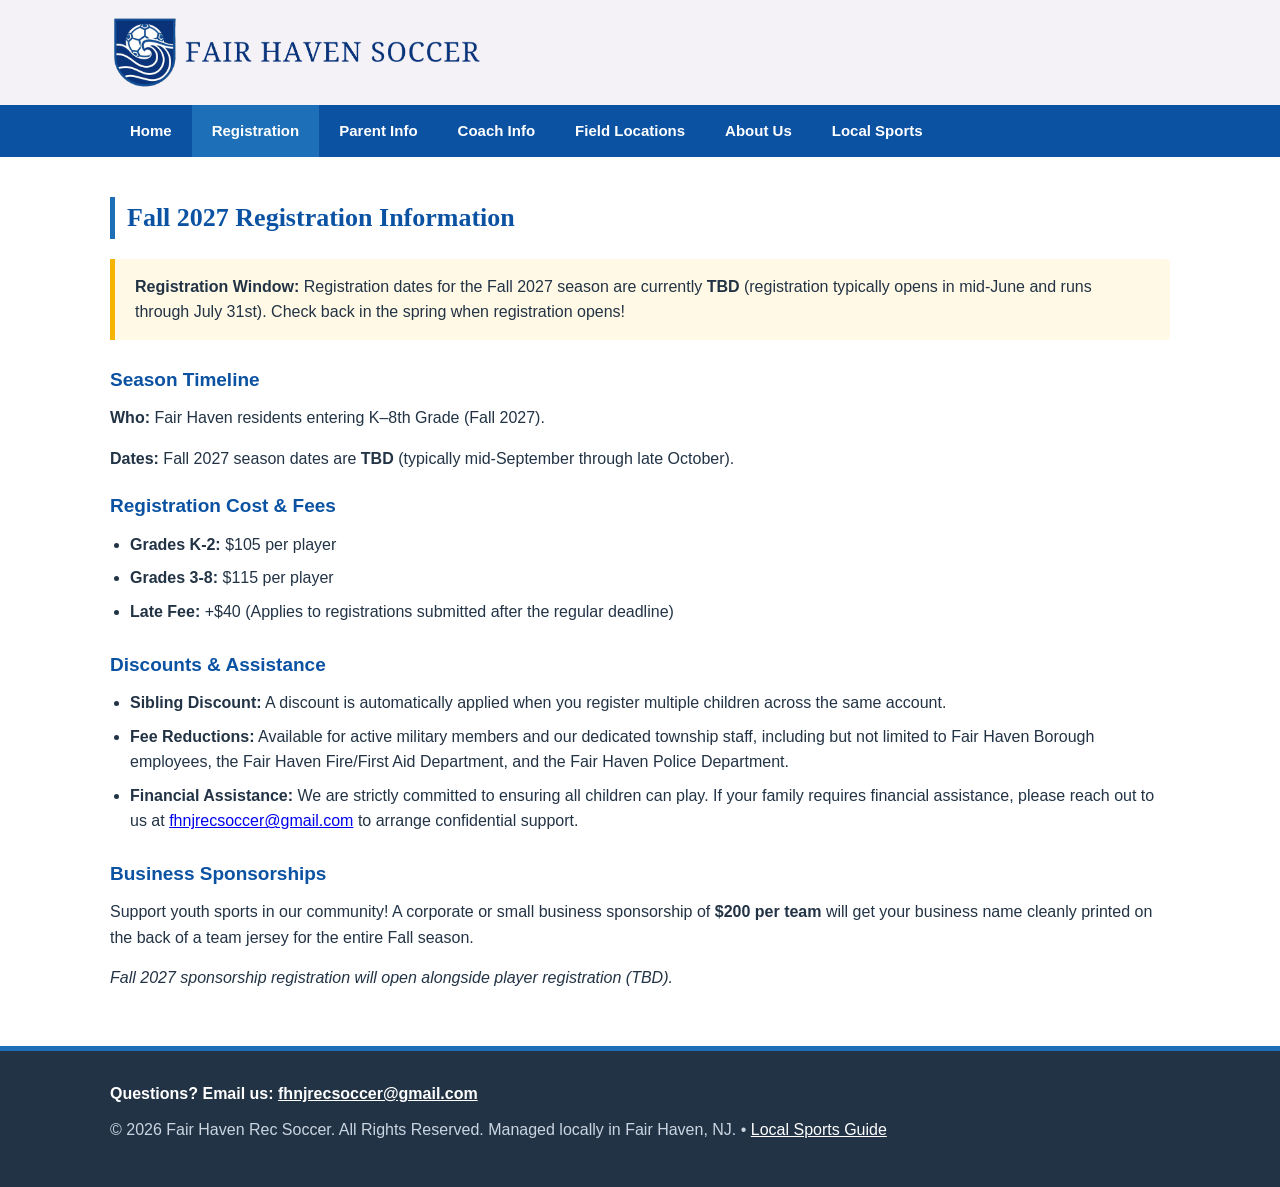
<file: registration.html>
<!DOCTYPE html>
<html lang="en">
<head>
    <script async src="https://www.googletagmanager.com/gtm.js?id=GTM-N6XG39QD"></script>
    <script>
      window.dataLayer = window.dataLayer || [];
      function gtag(){dataLayer.push(arguments);}
      gtag('js', new Date());
    </script>
    <meta charset="UTF-8">
    <meta name="viewport" content="width=device-width, initial-scale=1.0">
    <title>Registration - Fair Haven Rec Soccer</title>
    <link rel="stylesheet" href="style.css?v=3">
</head>
<body>

    <header>
        <div class="container">
            <div class="header-layout">
                <div class="brand-wrapper">
                    <img src="images/fhsoccer2.png?v=2" alt="Fair Haven Soccer" class="brand-banner" onerror="this.style.display='none'; document.getElementById('fallback-title').style.display='block';">
                    <div id="fallback-title" class="brand-fallback" style="display:none;">
                        <h1>Fair Haven Soccer</h1>
                    </div>
                </div>
            </div>
        </div>
    </header>

    <!-- SHARED NAVIGATION PLACEHOLDER -->
    <nav id="main-nav"></nav>
    <script src="navigation.js?v=3"></script>

    <main>
        <div class="container">
            <h2>Fall 2027 Registration Information</h2>
            
            <div class="alert-box">
                <strong>Registration Window:</strong> Registration dates for the Fall 2027 season are currently <strong>TBD</strong> (registration typically opens in mid-June and runs through July 31st). Check back in the spring when registration opens!
                <!--
                <br><br>
                <a href="https://register.teamsnap.com/form/vP1H30RSs3Ck69nMF1iS0" target="_blank" class="btn" style="margin-top: 0;">Open Player Registration Form</a>
                -->
            </div>

            <h3>Season Timeline</h3>
            <p><strong>Who:</strong> Fair Haven residents entering K–8th Grade (Fall 2027).</p>
            <p><strong>Dates:</strong> Fall 2027 season dates are <strong>TBD</strong> (typically mid-September through late October).</p>

            <h3>Registration Cost & Fees</h3>
            <ul class="content-list">
                <li><strong>Grades K-2:</strong> $105 per player</li>
                <li><strong>Grades 3-8:</strong> $115 per player</li>
                <li><strong>Late Fee:</strong> +$40 (Applies to registrations submitted after the regular deadline)</li>
            </ul>

            <h3>Discounts & Assistance</h3>
            <ul class="content-list">
                <li><strong>Sibling Discount:</strong> A discount is automatically applied when you register multiple children across the same account.</li>
                <li><strong>Fee Reductions:</strong> Available for active military members and our dedicated township staff, including but not limited to Fair Haven Borough employees, the Fair Haven Fire/First Aid Department, and the Fair Haven Police Department.</li>
                <li><strong>Financial Assistance:</strong> We are strictly committed to ensuring all children can play. If your family requires financial assistance, please reach out to us at <a href="mailto:fhnjrecsoccer@gmail.com">fhnjrecsoccer@gmail.com</a> to arrange confidential support.</li>
            </ul>

            <h3>Business Sponsorships</h3>
            <p>Support youth sports in our community! A corporate or small business sponsorship of <strong>$200 per team</strong> will get your business name cleanly printed on the back of a team jersey for the entire Fall season.</p>
            <p><em>Fall 2027 sponsorship registration will open alongside player registration (TBD).</em></p>
            <!-- <p><a href="https://register.teamsnap.com/form/MxGtyaVRdHLy7v5MODnlX" target="_blank" class="btn" style="margin-top: 5px;">Register your business sponsorship here</a></p> -->
        </div>
    </main>

    <footer>
        <div class="container">
            <p class="footer-contact">Questions? Email us: <a href="mailto:fhnjrecsoccer@gmail.com">fhnjrecsoccer@gmail.com</a></p>
            <p>&copy; 2026 Fair Haven Rec Soccer. All Rights Reserved. Managed locally in Fair Haven, NJ. &bull; <a href="local-sports.html">Local Sports Guide</a></p>
        </div>
    </footer>

</body>
</html>
</file>
<file: style.css>
/* --- Global Styles & Color Palette --- */
:root {
    --primary-blue: #0b52a3;   /* Rich royal blue from logo */
    --wave-blue: #1d70b8;      /* Mid-tone wave accent blue */
    --light-bg: #f5f8fc;       /* Soft, clean athletic grey-blue background */
    --dark-text: #223345;      /* High contrast dark slate for readable body text */
    --white: #ffffff;
    --accent-gold: #f4b400;    /* Muted accent for warnings/deadlines */
}

* {
    box-sizing: border-box;
    margin: 0;
    padding: 0;
}

html, body {
    overflow-x: hidden;
}

body {
    font-family: -apple-system, BlinkMacSystemFont, "Segoe UI", Roboto, Helvetica, Arial, sans-serif;
    color: var(--dark-text);
    background-color: var(--light-bg);
    line-height: 1.6;
}

img {
    max-width: 100%;
    height: auto;
}

/* --- Layout Container --- */
.container {
    width: 100%;
    max-width: 1100px;
    margin: 0 auto;
    padding: 0 20px;
}

/* --- Header & Branding --- */
header {
    background-color: #f4f2f7;
    padding: 15px 0;
    width: 100%;
}

.header-layout {
    display: flex;
    align-items: center;
    width: 100%;
}

.brand-wrapper {
    width: 100%;
}

.brand-banner {
    max-height: 75px;
    max-width: 100%;
    width: auto;
    height: auto;
    display: block;
}

/* Fallback stylized header if image isn't loaded */
.brand-fallback h1 {
    font-family: "Times New Roman", Georgia, serif;
    color: var(--primary-blue);
    letter-spacing: 1px;
    font-size: 28px;
    text-transform: uppercase;
}

/* --- Navigation Bar --- */
nav {
    background-color: var(--primary-blue);
}

nav ul {
    list-style: none;
    display: flex;
    flex-wrap: wrap;
    margin: 0;
    padding: 0;
}

nav ul li {
    display: inline-block;
}

nav ul li a {
    display: block;
    color: var(--white);
    text-decoration: none;
    padding: 14px 20px;
    font-weight: 600;
    font-size: 15px;
    transition: background 0.2s ease;
}

nav ul li a:hover, nav ul li a.active {
    background-color: var(--wave-blue);
}

/* --- Main Content Layout --- */
main {
    padding: 40px 0;
    background-color: var(--white);
    min-height: 500px;
}

h2 {
    font-family: "Times New Roman", Georgia, serif;
    color: var(--primary-blue);
    font-size: 26px;
    margin-bottom: 20px;
    border-left: 5px solid var(--wave-blue);
    padding-left: 12px;
}

h3 {
    color: var(--primary-blue);
    margin: 20px 0 10px 0;
    font-size: 19px;
}

p {
    margin-bottom: 15px;
    font-size: 16px;
}

ul.content-list {
    margin-left: 20px;
    margin-bottom: 25px;
}

ul.content-list li {
    margin-bottom: 8px;
}

/* --- Component Callouts & Cards --- */
.hero-section {
    background: linear-gradient(rgba(11, 82, 163, 0.05), rgba(29, 112, 184, 0.08));
    padding: 35px;
    border-radius: 6px;
    margin-bottom: 30px;
    border: 1px solid rgba(11, 82, 163, 0.1);
}

.hero-layout {
    display: flex;
    align-items: center;
    justify-content: space-between;
    gap: 28px;
    width: 100%;
}

.hero-text {
    flex: 1;
}

.hero-logo-cell {
    flex-shrink: 0;
    text-align: right;
}

.hero-logo {
    max-width: 135px;
    width: 135px;
    height: auto;
    filter: drop-shadow(0 4px 10px rgba(8, 51, 121, 0.15));
}

.card-grid {
    display: grid;
    grid-template-columns: repeat(auto-fit, minmax(260px, 1fr));
    gap: 20px;
    margin: 20px 0 25px 0;
    width: 100%;
}

.card {
    background: var(--light-bg);
    padding: 22px;
    border-radius: 6px;
    border-top: 4px solid var(--wave-blue);
}

.card-photo {
    width: 100%;
    height: 210px;
    object-fit: cover;
    border-radius: 4px;
    margin-bottom: 14px;
    display: block;
    box-shadow: 0 2px 6px rgba(0, 0, 0, 0.08);
}

.inline-feature-split {
    display: grid;
    grid-template-columns: 1.35fr 1fr;
    gap: 24px;
    align-items: center;
    margin: 15px 0 25px 0;
}

.inline-feature-photo {
    width: 100%;
    max-height: 260px;
    object-fit: cover;
    border-radius: 6px;
    box-shadow: 0 2px 8px rgba(0, 0, 0, 0.1);
    display: block;
}

.alert-box {
    background-color: #fff9e6;
    border-left: 5px solid var(--accent-gold);
    padding: 15px 20px;
    margin-bottom: 25px;
    border-radius: 0 4px 4px 0;
}

.btn {
    display: inline-block;
    background-color: var(--primary-blue);
    color: var(--white);
    padding: 12px 24px;
    text-decoration: none;
    border-radius: 4px;
    font-weight: bold;
    transition: background-color 0.2s ease;
    margin-top: 10px;
}

.btn:hover {
    background-color: var(--wave-blue);
}

/* --- Field Listings Map Layout --- */
.field-entry {
    background-color: var(--light-bg);
    padding: 20px;
    border-radius: 6px;
    margin-bottom: 20px;
    overflow-x: auto;
}

/* --- Footer --- */
footer {
    background-color: var(--dark-text);
    color: #cbd5e1;
    padding: 30px 0;
    font-size: 14px;
    border-top: 5px solid var(--wave-blue);
}

footer a {
    color: var(--white);
    text-decoration: underline;
}

footer .footer-contact {
    font-size: 16px;
    font-weight: bold;
    color: var(--white);
    margin-bottom: 10px;
}

/* --- Mobile & Tablet Responsive Layout --- */
@media (max-width: 960px) and (min-width: 769px) {
    nav ul li a {
        padding: 14px 12px;
        font-size: 14px;
    }
}

@media (max-width: 768px) {
    header {
        padding: 12px 0;
    }

    .brand-banner {
        max-height: 54px;
    }

    nav .container {
        padding: 0;
    }

    nav ul {
        display: grid;
        grid-template-columns: repeat(3, 1fr);
        text-align: center;
    }

    nav ul li {
        border-bottom: 1px solid rgba(255, 255, 255, 0.12);
        border-right: 1px solid rgba(255, 255, 255, 0.12);
    }

    nav ul li:nth-child(3n) {
        border-right: none;
    }

    nav ul li:last-child:nth-child(3n + 1) {
        grid-column: 1 / -1;
        border-right: none;
    }

    nav ul li a {
        padding: 10px 6px;
        font-size: 13px;
    }

    main {
        padding: 24px 0;
    }

    h2 {
        font-size: 22px;
    }

    .hero-section {
        padding: 22px 18px;
    }

    .hero-layout {
        flex-direction: column-reverse;
        align-items: flex-start;
        gap: 16px;
    }

    .hero-logo-cell {
        text-align: left;
    }

    .hero-logo {
        max-width: 90px;
        width: 90px;
    }

    .card-grid {
        grid-template-columns: 1fr;
        gap: 16px;
    }

    .card {
        padding: 18px;
    }

    .card-photo {
        height: 175px;
    }

    .inline-feature-split {
        grid-template-columns: 1fr;
        gap: 16px;
    }

    .inline-feature-photo {
        max-height: 200px;
    }
}
</file>
<file: local-sports.css>
/* Scoped styles for local-sports.html extending FHRS CSS tokens */
.sports-guide {
    --muted-text: #475569;
    --border-soft: #d6e0ec;
    --border-card: rgba(11, 82, 163, 0.16);
    --badge-bg: #e8f1fb;
    --badge-text: #083379;
    --warn-bg: #fff8e1;
    --warn-border: #d97706;
    --warn-text: #78350f;
}

.sports-guide > h2 { margin-bottom: 6px; }

.guide-updated {
    font-size: 14px;
    font-weight: 600;
    color: var(--muted-text);
    margin-bottom: 12px;
    font-variant-numeric: tabular-nums;
}

.guide-intro {
    color: var(--dark-text);
    max-width: 78ch;
    margin-bottom: 16px;
}

.guide-disclaimer {
    background-color: var(--light-bg);
    border-left: 4px solid var(--wave-blue);
    border-radius: 0 6px 6px 0;
    padding: 12px 16px;
    margin-bottom: 22px;
    font-size: 14px;
}

.guide-disclaimer strong { display: block; color: var(--primary-blue); margin-bottom: 4px; }
.guide-disclaimer p { margin-bottom: 0; font-size: 14px; color: var(--dark-text); }

/* View switcher tabs */
.guide-tabs {
    display: flex;
    flex-wrap: wrap;
    gap: 8px;
    border-bottom: 2px solid var(--border-soft);
    margin-bottom: 22px;
    padding-bottom: 10px;
}

.guide-tab {
    appearance: none;
    background: var(--light-bg);
    color: var(--dark-text);
    border: 1px solid var(--border-soft);
    border-radius: 6px;
    padding: 10px 18px;
    font-size: 15px;
    font-weight: 600;
    cursor: pointer;
    transition: background-color 0.15s ease, color 0.15s ease, border-color 0.15s ease;
}

.guide-tab:hover { border-color: var(--wave-blue); background-color: var(--badge-bg); }
.guide-tab.is-active { background-color: var(--primary-blue); border-color: var(--primary-blue); color: var(--white); }

.guide-tab:focus-visible,
.jump-chip:focus-visible,
.hidden-options-btn:focus-visible,
.btn-link:focus-visible,
.comparison-drawer summary:focus-visible {
    outline: 3px solid var(--accent-gold);
    outline-offset: 2px;
}

/* Filter bar */
.filter-bar {
    background-color: var(--light-bg);
    border: 1px solid var(--border-card);
    border-radius: 8px;
    padding: 16px;
    margin-bottom: 18px;
}

.filter-row {
    display: grid;
    grid-template-columns: 1.5fr repeat(4, minmax(120px, 1fr));
    gap: 12px;
    margin-bottom: 14px;
}

.filter-field { display: flex; flex-direction: column; gap: 4px; min-width: 0; }
.filter-field label { font-size: 13px; font-weight: 600; color: var(--dark-text); }

.filter-field input,
.filter-field select {
    width: 100%;
    padding: 8px 10px;
    font-size: 14px;
    color: var(--dark-text);
    background-color: var(--white);
    border: 1px solid #b6c6d9;
    border-radius: 4px;
    font-family: inherit;
}

.filter-secondary {
    display: flex;
    flex-wrap: wrap;
    justify-content: space-between;
    align-items: center;
    gap: 12px;
    padding-top: 12px;
    border-top: 1px solid var(--border-soft);
}

.filter-toggles { display: flex; flex-wrap: wrap; gap: 16px; }

.toggle-check {
    display: inline-flex;
    align-items: center;
    gap: 8px;
    font-size: 14px;
    font-weight: 600;
    color: var(--dark-text);
    cursor: pointer;
}

.toggle-check input { width: 17px; height: 17px; accent-color: var(--primary-blue); cursor: pointer; }
.filter-status { display: inline-flex; align-items: center; gap: 12px; }

.results-count {
    font-size: 14px;
    font-weight: 600;
    color: var(--primary-blue);
    font-variant-numeric: tabular-nums;
}

.btn-link {
    background: none;
    border: 1px solid var(--wave-blue);
    color: var(--primary-blue);
    border-radius: 4px;
    padding: 5px 10px;
    font-size: 13px;
    font-weight: 600;
    cursor: pointer;
}

.btn-link:hover { background-color: var(--badge-bg); }

.cost-legend {
    display: flex;
    flex-wrap: wrap;
    gap: 14px;
    margin: 10px 0 0 0;
    font-size: 13px;
    color: var(--muted-text);
    font-variant-numeric: tabular-nums;
}

/* Quick sport jump pills */
nav.sport-jump { background-color: transparent; }
.sport-jump { display: flex; flex-wrap: wrap; gap: 6px; margin-bottom: 24px; }

.jump-chip {
    display: inline-flex;
    align-items: center;
    gap: 6px;
    background-color: var(--white);
    border: 1px solid var(--border-soft);
    border-radius: 999px;
    padding: 5px 11px;
    font-size: 13px;
    font-weight: 600;
    color: var(--dark-text);
    cursor: pointer;
}

.jump-chip:hover { border-color: var(--wave-blue); background-color: var(--badge-bg); }
.jump-chip-count { font-size: 12px; color: var(--primary-blue); font-variant-numeric: tabular-nums; }

/* Sport sections */
.sport-section { margin-bottom: 34px; padding-bottom: 18px; border-bottom: 1px solid var(--border-soft); }

.sport-header {
    display: flex;
    flex-wrap: wrap;
    justify-content: space-between;
    align-items: baseline;
    gap: 10px;
    margin-bottom: 6px;
}

.sport-header h3 {
    margin: 0;
    font-family: "Times New Roman", Georgia, serif;
    font-size: 23px;
    color: var(--primary-blue);
    border-left: 4px solid var(--wave-blue);
    padding-left: 10px;
}

.sport-count-badge {
    font-size: 13px;
    font-weight: 600;
    color: var(--badge-text);
    background-color: var(--badge-bg);
    padding: 3px 10px;
    border-radius: 999px;
    font-variant-numeric: tabular-nums;
}

.sport-summary { font-size: 15px; color: var(--muted-text); margin-bottom: 12px; }

/* Expando comparison drawer */
.comparison-drawer {
    background-color: var(--light-bg);
    border: 1px solid var(--border-card);
    border-radius: 6px;
    margin-bottom: 14px;
}

.comparison-drawer summary {
    list-style: none;
    padding: 10px 14px;
    font-size: 14px;
    font-weight: 600;
    color: var(--primary-blue);
    cursor: pointer;
    display: flex;
    align-items: center;
    justify-content: space-between;
}

.comparison-drawer summary::-webkit-details-marker { display: none; }
.comparison-drawer summary::after { content: "+"; font-size: 18px; line-height: 1; font-weight: 700; }
.comparison-drawer[open] summary::after { content: "-"; }

.comparison-body { padding: 0 14px 12px 14px; border-top: 1px solid var(--border-soft); }
.comparison-list { margin: 10px 0 0 18px; font-size: 14px; }
.comparison-list li { margin-bottom: 8px; }

/* Program rows */
.program-list { display: flex; flex-direction: column; gap: 10px; }

.program-row {
    background-color: var(--white);
    border: 1px solid var(--border-soft);
    border-radius: 6px;
    padding: 14px 16px;
    display: grid;
    grid-template-columns: 1.35fr 1.2fr 1.15fr auto;
    gap: 12px 16px;
    align-items: start;
}

.program-row.is-regional { background-color: #fffdf7; border-color: #ead5a3; }
.program-row.is-gated { background-color: #fafbfe; border-style: dashed; }
.program-title { font-size: 16px; font-weight: 700; color: var(--dark-text); margin-bottom: 6px; }
.program-badges { display: flex; flex-wrap: wrap; gap: 5px; margin-bottom: 6px; }

.pill {
    display: inline-block;
    font-size: 12px;
    font-weight: 600;
    padding: 2px 8px;
    border-radius: 4px;
    background-color: var(--badge-bg);
    color: var(--badge-text);
    font-variant-numeric: tabular-nums;
}

.pill-muted { background-color: #edf2f7; color: var(--dark-text); }
.pill-warn { background-color: #fef3c7; color: var(--warn-text); }
.program-meta { font-size: 14px; color: var(--dark-text); }

.program-meta strong {
    display: block;
    font-size: 12px;
    text-transform: uppercase;
    letter-spacing: 0.03em;
    color: var(--muted-text);
    margin-bottom: 2px;
}

.program-note {
    grid-column: 1 / -1;
    font-size: 13px;
    color: var(--warn-text);
    background-color: var(--warn-bg);
    border-left: 3px solid var(--warn-border);
    padding: 6px 10px;
    border-radius: 0 4px 4px 0;
}

.program-links { display: flex; flex-direction: column; align-items: flex-end; gap: 6px; }

.program-visit {
    display: inline-block;
    background-color: var(--primary-blue);
    color: var(--white);
    text-decoration: none;
    font-size: 13px;
    font-weight: 600;
    padding: 7px 12px;
    border-radius: 4px;
    white-space: nowrap;
}

.program-visit:hover { background-color: var(--wave-blue); }
.program-secondary-link { font-size: 13px; color: var(--primary-blue); white-space: nowrap; }
.hidden-options-wrap { margin-top: 10px; }

.hidden-options-btn {
    background-color: var(--light-bg);
    color: var(--primary-blue);
    border: 1px dashed var(--wave-blue);
    border-radius: 6px;
    padding: 8px 14px;
    font-size: 14px;
    font-weight: 600;
    cursor: pointer;
}

.hidden-options-btn:hover { background-color: var(--badge-bg); }

.empty-state {
    background-color: var(--light-bg);
    border: 1px solid var(--border-card);
    border-radius: 8px;
    padding: 28px 20px;
    text-align: center;
}

/* Calendar panel */
.traps-grid {
    display: grid;
    grid-template-columns: repeat(auto-fit, minmax(260px, 1fr));
    gap: 14px;
    margin-bottom: 22px;
}

.trap-card {
    background-color: #fff9e6;
    border-left: 4px solid var(--accent-gold);
    border-radius: 0 6px 6px 0;
    padding: 14px 16px;
}

.trap-card h3 { margin: 0 0 6px 0; font-size: 16px; color: var(--dark-text); }
.trap-card p { margin: 0; font-size: 14px; }
.calendar-grid { display: grid; grid-template-columns: repeat(3, 1fr); gap: 16px; }

.month-card {
    background-color: var(--light-bg);
    border: 1px solid var(--border-card);
    border-top: 4px solid var(--wave-blue);
    border-radius: 6px;
    padding: 16px;
}

.month-card.is-current-month {
    background-color: var(--white);
    border-color: var(--primary-blue);
    border-top: 4px solid var(--primary-blue);
    box-shadow: 0 2px 8px rgba(11, 82, 163, 0.12);
}

.month-head {
    display: flex;
    justify-content: space-between;
    align-items: center;
    gap: 8px;
    margin-bottom: 10px;
}

.month-head h3 { margin: 0; font-size: 18px; color: var(--primary-blue); }
.month-card ul { margin-left: 18px; margin-bottom: 10px; font-size: 14px; }
.month-card li { margin-bottom: 4px; }
.month-active { font-size: 13px; color: var(--muted-text); margin: 0; }

@media (max-width: 960px) {
    .filter-row { grid-template-columns: repeat(2, 1fr); }
    .filter-search-field { grid-column: 1 / -1; }
    .calendar-grid { grid-template-columns: repeat(2, 1fr); }
}

@media (max-width: 768px) {
    .filter-row, .calendar-grid, .program-row { grid-template-columns: 1fr; }
    .program-links { flex-direction: row; flex-wrap: wrap; align-items: center; justify-content: flex-start; }
}
</file>
